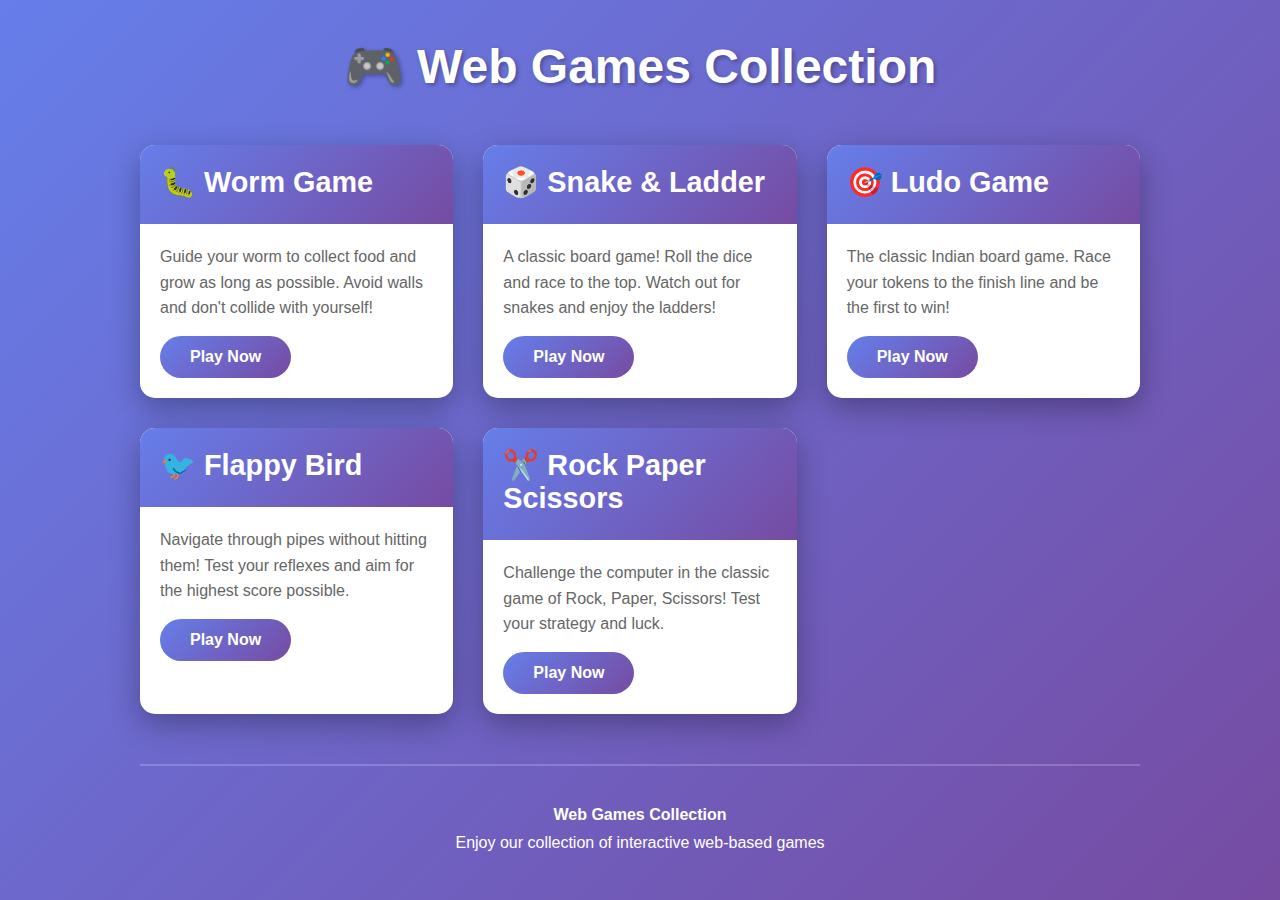
<file: index.html>
<!DOCTYPE html>
<html lang="en">
<head>
    <meta charset="UTF-8">
    <meta name="viewport" content="width=device-width, initial-scale=1.0">
    <title>Web Games - Collection</title>
    <style>
        * {
            margin: 0;
            padding: 0;
            box-sizing: border-box;
        }
        
        body {
            font-family: 'Segoe UI', Tahoma, Geneva, Verdana, sans-serif;
            background: linear-gradient(135deg, #667eea 0%, #764ba2 100%);
            min-height: 100vh;
            display: flex;
            align-items: center;
            justify-content: center;
            padding: 20px;
        }
        
        .container {
            max-width: 1000px;
            width: 100%;
        }
        
        h1 {
            text-align: center;
            color: white;
            margin-bottom: 50px;
            font-size: 3em;
            text-shadow: 2px 2px 4px rgba(0, 0, 0, 0.3);
        }
        
        .games-grid {
            display: grid;
            grid-template-columns: repeat(auto-fit, minmax(250px, 1fr));
            gap: 30px;
            margin-bottom: 50px;
        }
        
        .game-card {
            background: white;
            border-radius: 15px;
            overflow: hidden;
            box-shadow: 0 10px 30px rgba(0, 0, 0, 0.3);
            transition: transform 0.3s ease, box-shadow 0.3s ease;
            cursor: pointer;
        }
        
        .game-card:hover {
            transform: translateY(-10px);
            box-shadow: 0 20px 40px rgba(0, 0, 0, 0.4);
        }
        
        .game-card a {
            text-decoration: none;
            color: inherit;
            display: block;
        }
        
        .game-header {
            padding: 20px;
            background: linear-gradient(135deg, #667eea 0%, #764ba2 100%);
            color: white;
        }
        
        .game-header h2 {
            font-size: 1.8em;
            margin-bottom: 5px;
        }
        
        .game-body {
            padding: 20px;
        }
        
        .game-body p {
            color: #666;
            line-height: 1.6;
            margin-bottom: 15px;
        }
        
        .play-button {
            display: inline-block;
            background: linear-gradient(135deg, #667eea 0%, #764ba2 100%);
            color: white;
            padding: 12px 30px;
            border-radius: 25px;
            text-decoration: none;
            font-weight: bold;
            transition: transform 0.2s ease;
            border: none;
            cursor: pointer;
            font-size: 1em;
        }
        
        .play-button:hover {
            transform: scale(1.05);
        }
        
        .footer {
            text-align: center;
            color: white;
            margin-top: 50px;
            padding-top: 30px;
            border-top: 2px solid rgba(255, 255, 255, 0.2);
        }
        
        .footer p {
            margin: 10px 0;
        }
        
        @media (max-width: 768px) {
            h1 {
                font-size: 2em;
            }
            
            .games-grid {
                grid-template-columns: 1fr;
            }
        }
    </style>
</head>
<body>
    <div class="container">
        <h1>🎮 Web Games Collection</h1>
        
        <div class="games-grid">
            <div class="game-card">
                <a href="Game4/index.html">
                    <div class="game-header">
                        <h2>🐛 Worm Game</h2>
                    </div>
                    <div class="game-body">
                        <p>Guide your worm to collect food and grow as long as possible. Avoid walls and don't collide with yourself!</p>
                        <button class="play-button">Play Now</button>
                    </div>
                </a>
            </div>
            
            <div class="game-card">
                <a href="Game3/index.html">
                    <div class="game-header">
                        <h2>🎲 Snake & Ladder</h2>
                    </div>
                    <div class="game-body">
                        <p>A classic board game! Roll the dice and race to the top. Watch out for snakes and enjoy the ladders!</p>
                        <button class="play-button">Play Now</button>
                    </div>
                </a>
            </div>
            
            <div class="game-card">
                <a href="Game2/index.html">
                    <div class="game-header">
                        <h2>🎯 Ludo Game</h2>
                    </div>
                    <div class="game-body">
                        <p>The classic Indian board game. Race your tokens to the finish line and be the first to win!</p>
                        <button class="play-button">Play Now</button>
                    </div>
                </a>
            </div>
            
            <div class="game-card">
                <a href="Game5/index.html">
                    <div class="game-header">
                        <h2>🐦 Flappy Bird</h2>
                    </div>
                    <div class="game-body">
                        <p>Navigate through pipes without hitting them! Test your reflexes and aim for the highest score possible.</p>
                        <button class="play-button">Play Now</button>
                    </div>
                </a>
            </div>
            
            <div class="game-card">
                <a href="Game6/index.html">
                    <div class="game-header">
                        <h2>✂️ Rock Paper Scissors</h2>
                    </div>
                    <div class="game-body">
                        <p>Challenge the computer in the classic game of Rock, Paper, Scissors! Test your strategy and luck.</p>
                        <button class="play-button">Play Now</button>
                    </div>
                </a>
            </div>
        </div>
        
        <div class="footer">
            <p><strong>Web Games Collection</strong></p>
            <p>Enjoy our collection of interactive web-based games</p>
        </div>
    </div>
</body>
</html>
</file>
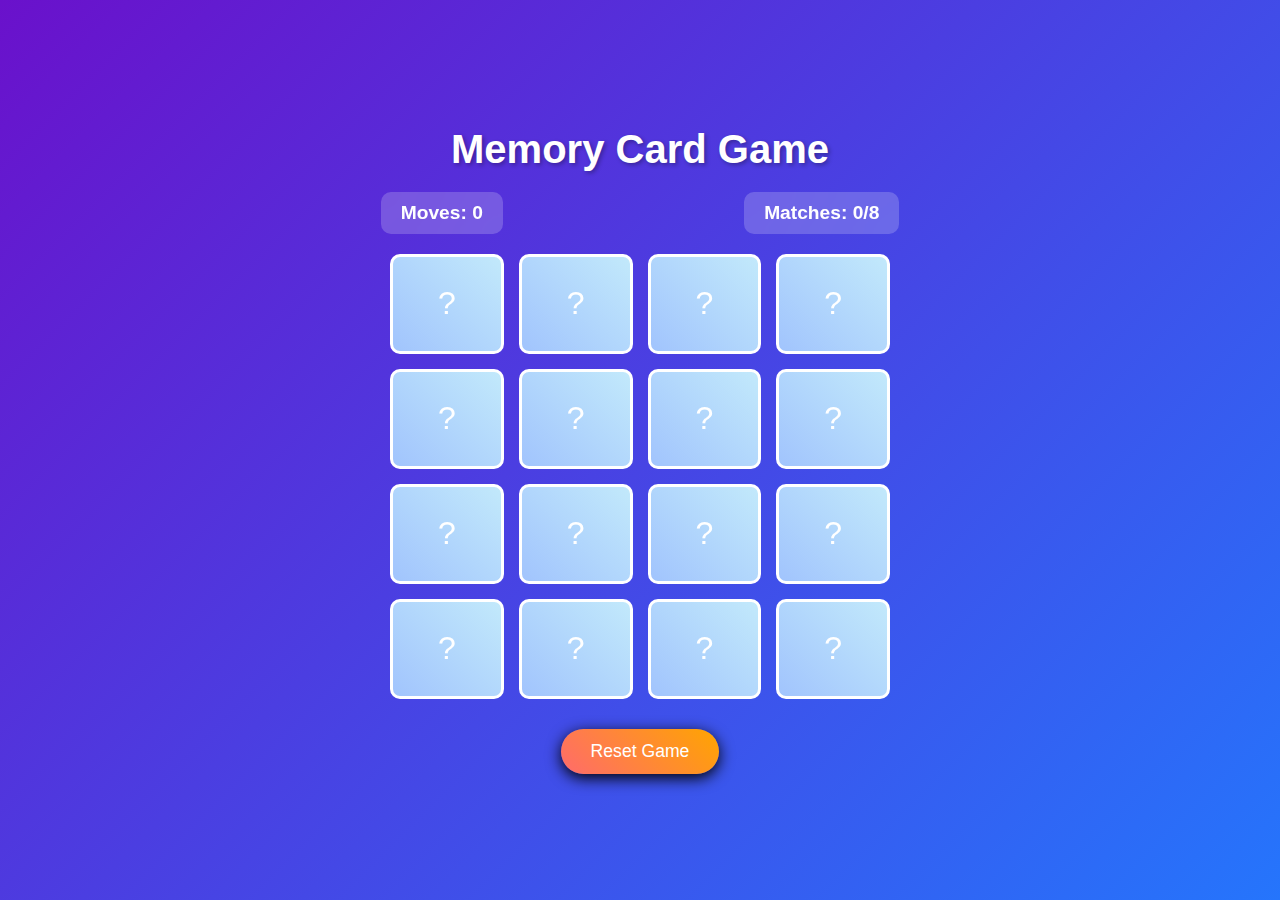
<file: Game10/index.html>
<!DOCTYPE html>
<html lang="en">
<head>
    <meta charset="UTF-8">
    <meta name="viewport" content="width=device-width, initial-scale=1.0">
    <title>Memory Card Game</title>
    <link rel="stylesheet" href="style.css">
</head>
<body>
    <div class="container">
        <h1>Memory Card Game</h1>
        <div class="game-info">
            <div class="moves">Moves: <span id="moves">0</span></div>
            <div class="matches">Matches: <span id="matches">0</span>/<span id="total-matches">8</span></div>
        </div>
        <div class="game-board" id="game-board"></div>
        <button class="reset-btn" id="reset-btn">Reset Game</button>
    </div>
    <script src="script.js"></script>
</body>
</html>
</file>
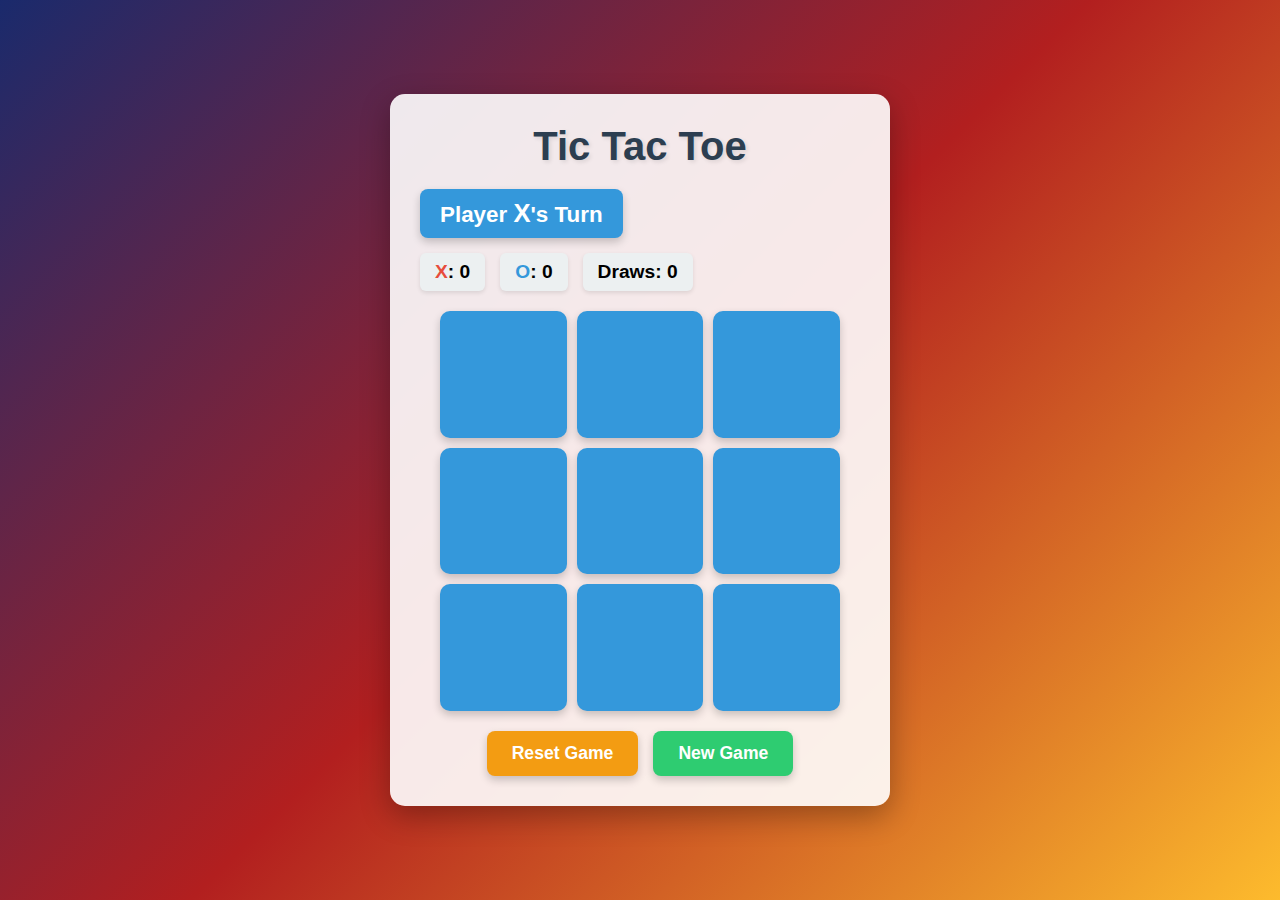
<file: Game11/index.html>
<!DOCTYPE html>
<html lang="en">
<head>
    <meta charset="UTF-8">
    <meta name="viewport" content="width=device-width, initial-scale=1.0">
    <title>Tic Tac Toe</title>
    <link rel="stylesheet" href="style.css">
</head>
<body>
    <div class="container">
        <h1>Tic Tac Toe</h1>
        <div class="game-info">
            <div class="current-player">Player <span id="current-player">X</span>'s Turn</div>
            <div class="score">
                <div class="score-item">
                    <span class="player-x">X</span>: <span id="score-x">0</span>
                </div>
                <div class="score-item">
                    <span class="player-o">O</span>: <span id="score-o">0</span>
                </div>
                <div class="score-item">
                    Draws: <span id="score-draw">0</span>
                </div>
            </div>
        </div>
        <div class="game-board">
            <div class="cell" data-index="0"></div>
            <div class="cell" data-index="1"></div>
            <div class="cell" data-index="2"></div>
            <div class="cell" data-index="3"></div>
            <div class="cell" data-index="4"></div>
            <div class="cell" data-index="5"></div>
            <div class="cell" data-index="6"></div>
            <div class="cell" data-index="7"></div>
            <div class="cell" data-index="8"></div>
        </div>
        <div class="controls">
            <button id="reset-btn">Reset Game</button>
            <button id="new-game-btn">New Game</button>
        </div>
        <div id="message" class="message hidden">
            <div class="message-text">X Wins!</div>
            <button id="another-round-btn" class="another-round-btn">Another Round</button>
        </div>
    </div>
    <script src="script.js"></script>
</body>
</html>
</file>
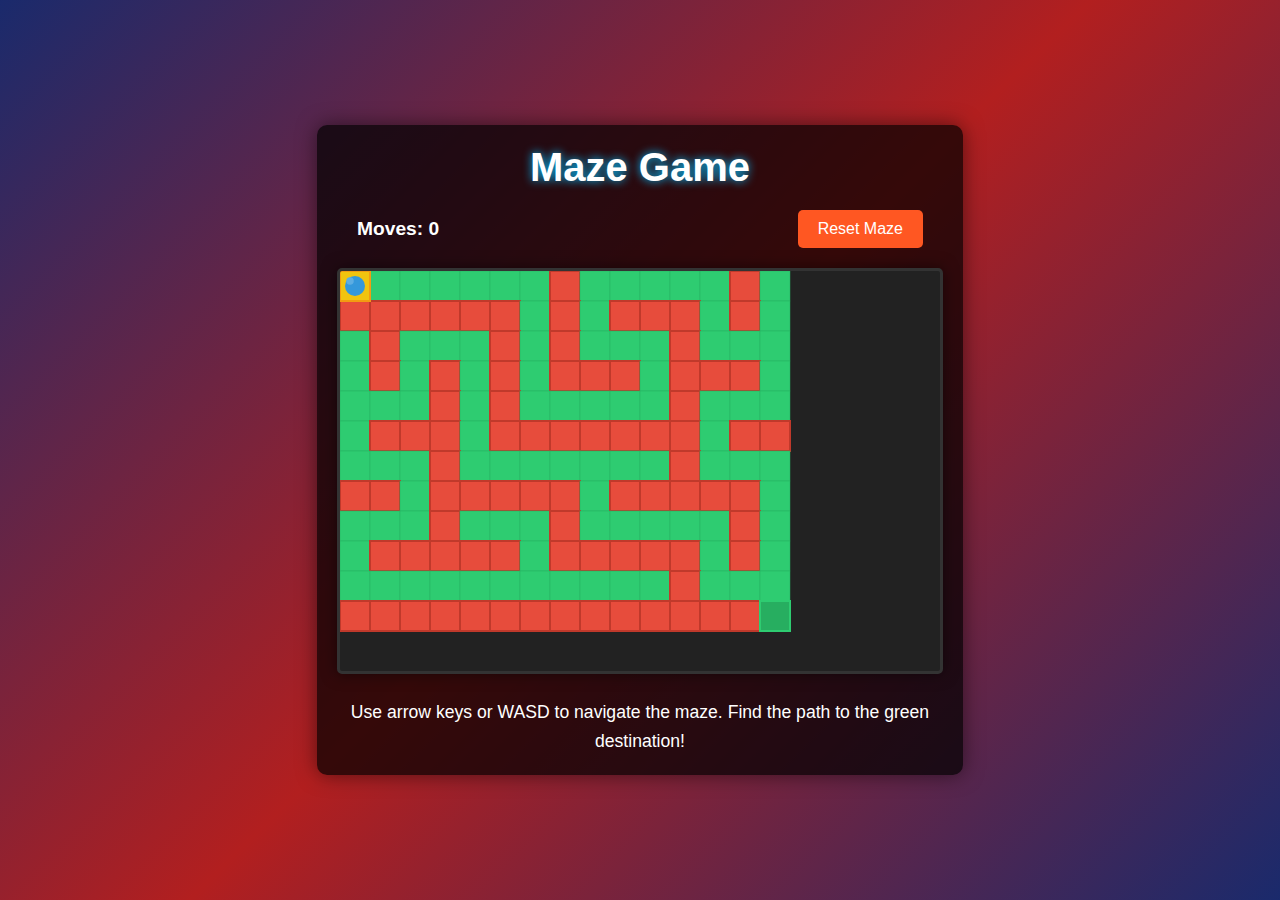
<file: Game12/index.html>
<!DOCTYPE html>
<html lang="en">
<head>
    <meta charset="UTF-8">
    <meta name="viewport" content="width=device-width, initial-scale=1.0">
    <title>Maze Game</title>
    <link rel="stylesheet" href="style.css">
</head>
<body>
    <div class="container">
        <h1>Maze Game</h1>
        <div class="game-info">
            <div class="moves">Moves: <span id="move-count">0</span></div>
            <button id="reset-btn">Reset Maze</button>
        </div>
        <canvas id="maze-canvas" width="600" height="400"></canvas>
        <div class="instructions">
            <p>Use arrow keys or WASD to navigate the maze. Find the path to the green destination!</p>
        </div>
    </div>
    <script src="script.js"></script>
</body>
</html>
</file>
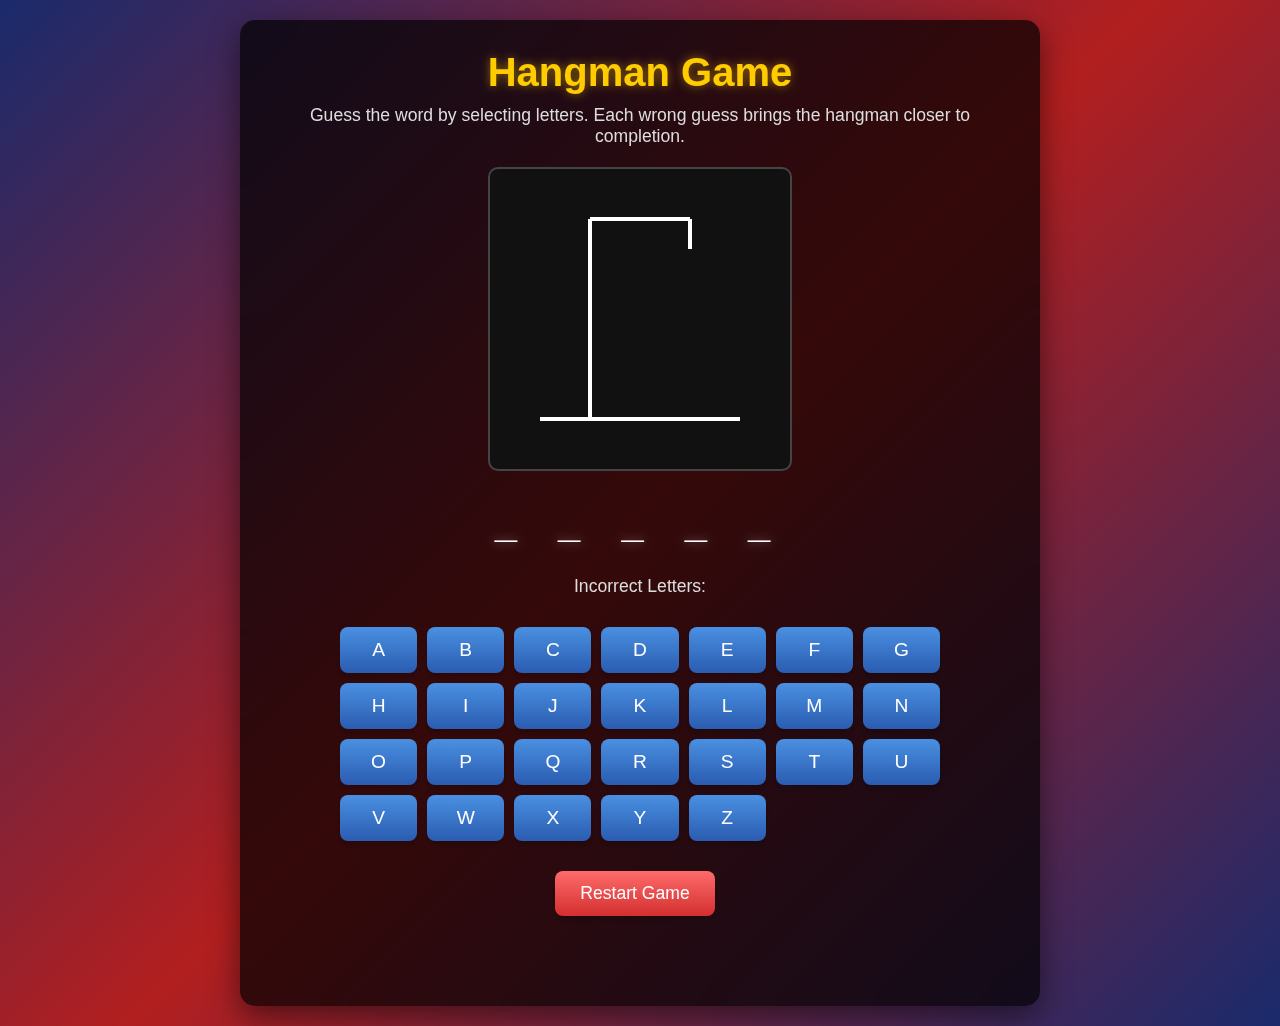
<file: Game13/index.html>
<!DOCTYPE html>
<html lang="en">
<head>
    <meta charset="UTF-8">
    <meta name="viewport" content="width=device-width, initial-scale=1.0">
    <title>Hangman Game</title>
    <link rel="stylesheet" href="style.css">
</head>
<body>
    <div class="container">
        <h1>Hangman Game</h1>
        <p>Guess the word by selecting letters. Each wrong guess brings the hangman closer to completion.</p>
        
        <div class="hangman-display">
            <canvas id="hangmanCanvas" width="300" height="300"></canvas>
        </div>
        
        <div class="word-display">
            <div id="wordPlaceholder">_ _ _ _ _ _</div>
        </div>
        
        <div class="incorrect-letters">
            <p>Incorrect Letters: <span id="incorrectLettersDisplay"></span></p>
        </div>
        
        <div class="alphabet-container">
            <!-- Alphabet buttons will be generated by JavaScript -->
        </div>
        
        <div class="game-controls">
            <button id="restartButton">Restart Game</button>
        </div>
        
        <div id="gameMessage" class="message"></div>
    </div>
    
    <script src="script.js"></script>
</body>
</html>
</file>
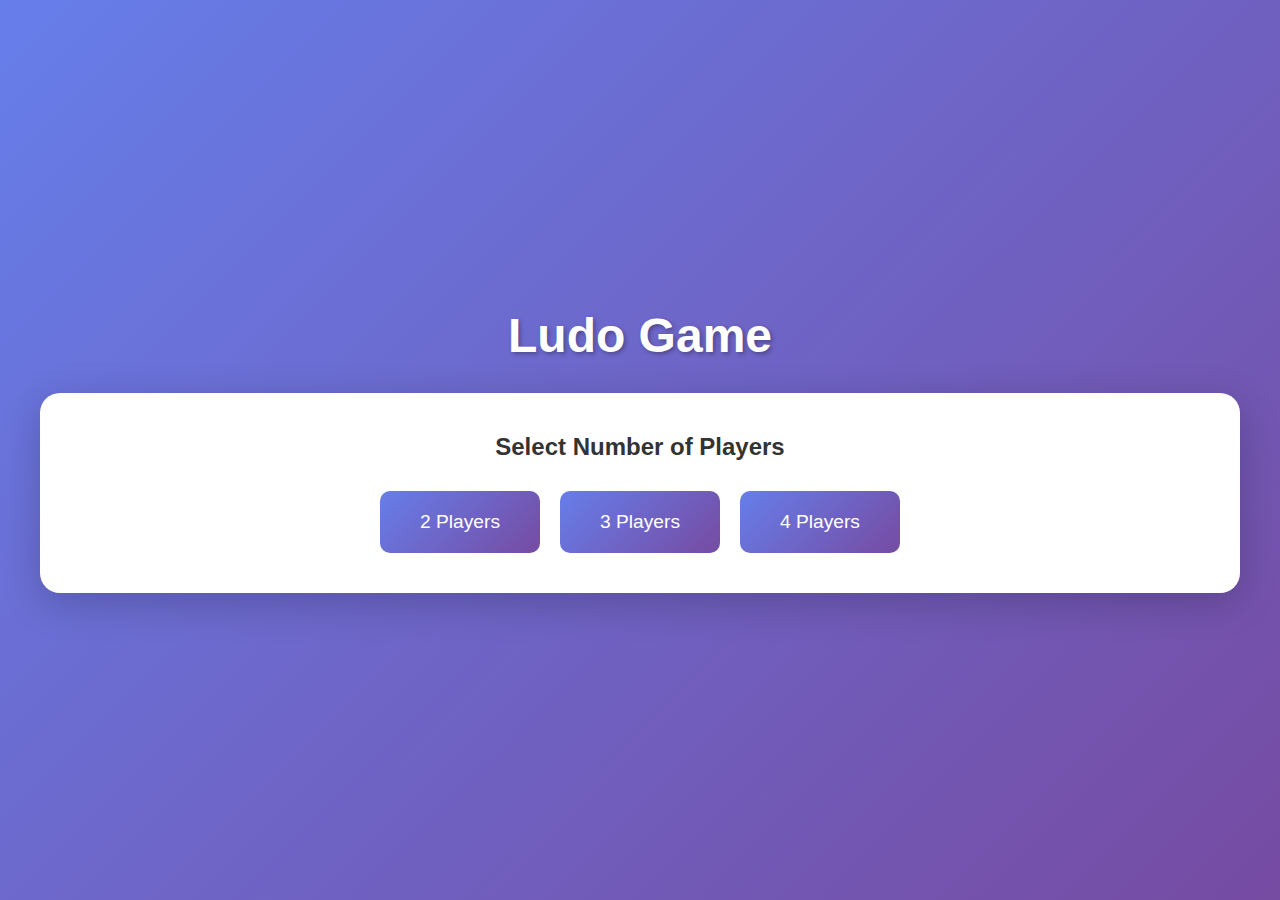
<file: Game2/index.html>
<!DOCTYPE html>
<html lang="en">
<head>
    <meta charset="UTF-8">
    <meta name="viewport" content="width=device-width, initial-scale=1.0, maximum-scale=1.0, user-scalable=no">
    <meta name="apple-mobile-web-app-capable" content="yes">
    <meta name="mobile-web-app-capable" content="yes">
    <title>Ludo Game</title>
    <link rel="stylesheet" href="ludo.css">
</head>
<body>
    <div class="container">
        <h1>Ludo Game</h1>
        
        <!-- Player Selection Screen -->
        <div id="playerSelection" class="player-selection">
            <h2>Select Number of Players</h2>
            <div class="player-count-options">
                <button class="player-count-btn" data-players="2">2 Players</button>
                <button class="player-count-btn" data-players="3">3 Players</button>
                <button class="player-count-btn" data-players="4">4 Players</button>
            </div>
            
            <div id="colorSelection" class="color-selection" style="display: none;">
                <h3>Select Colors for Each Player</h3>
                <div id="colorSelectionContainer"></div>
                <button id="startGameBtn" class="start-game-btn">Start Game</button>
            </div>
        </div>

        <!-- Game Board -->
        <div id="gameBoard" class="game-board" style="display: none;">
            <!-- Game Info Panel -->
            <div class="game-info">
                <div class="current-player-info">
                    <h3>Current Player: <span id="currentPlayerName"></span></h3>
                    <div id="currentPlayerIndicator" class="player-indicator"></div>
                </div>
                <div class="dice-container">
                    <div id="dice" class="dice">
                        <div class="dice-face">?</div>
                    </div>
                    <button id="rollDiceBtn" class="roll-btn">Roll Dice</button>
                    <div id="diceResult" class="dice-result"></div>
                </div>
                <div class="game-status">
                    <p id="gameMessage"></p>
                    <div class="score-board">
                        <h4>Score Board</h4>
                        <div id="playerScores"></div>
                    </div>
                </div>
            </div>

            <!-- Ludo Board -->
            <div class="board">
                <!-- Red Home Area -->
                <div class="home-area red-home" data-color="red">
                    <div class="home-title">RED</div>
                    <div class="home-pieces">
                        <div class="piece red-piece" data-piece="red-0" data-position="-1"></div>
                        <div class="piece red-piece" data-piece="red-1" data-position="-1"></div>
                        <div class="piece red-piece" data-piece="red-2" data-position="-1"></div>
                        <div class="piece red-piece" data-piece="red-3" data-position="-1"></div>
                    </div>
                </div>

                <!-- Green Home Area -->
                <div class="home-area green-home" data-color="green">
                    <div class="home-title">GREEN</div>
                    <div class="home-pieces">
                        <div class="piece green-piece" data-piece="green-0" data-position="-1"></div>
                        <div class="piece green-piece" data-piece="green-1" data-position="-1"></div>
                        <div class="piece green-piece" data-piece="green-2" data-position="-1"></div>
                        <div class="piece green-piece" data-piece="green-3" data-position="-1"></div>
                    </div>
                </div>

                <!-- Path Grid -->
                <div class="path-grid">
                    <!-- This will be populated by JavaScript -->
                </div>

                <!-- Yellow Home Area -->
                <div class="home-area yellow-home" data-color="yellow">
                    <div class="home-title">YELLOW</div>
                    <div class="home-pieces">
                        <div class="piece yellow-piece" data-piece="yellow-0" data-position="-1"></div>
                        <div class="piece yellow-piece" data-piece="yellow-1" data-position="-1"></div>
                        <div class="piece yellow-piece" data-piece="yellow-2" data-position="-1"></div>
                        <div class="piece yellow-piece" data-piece="yellow-3" data-position="-1"></div>
                    </div>
                </div>

                <!-- Blue Home Area -->
                <div class="home-area blue-home" data-color="blue">
                    <div class="home-title">BLUE</div>
                    <div class="home-pieces">
                        <div class="piece blue-piece" data-piece="blue-0" data-position="-1"></div>
                        <div class="piece blue-piece" data-piece="blue-1" data-position="-1"></div>
                        <div class="piece blue-piece" data-piece="blue-2" data-position="-1"></div>
                        <div class="piece blue-piece" data-piece="blue-3" data-position="-1"></div>
                    </div>
                </div>

                <!-- Center Star -->
                <div class="center-star">
                    <div class="star">★</div>
                </div>
            </div>

            <button id="resetGameBtn" class="reset-btn">Reset Game</button>
        </div>
    </div>

    <script src="ludo.js"></script>
</body>
</html>
</file>
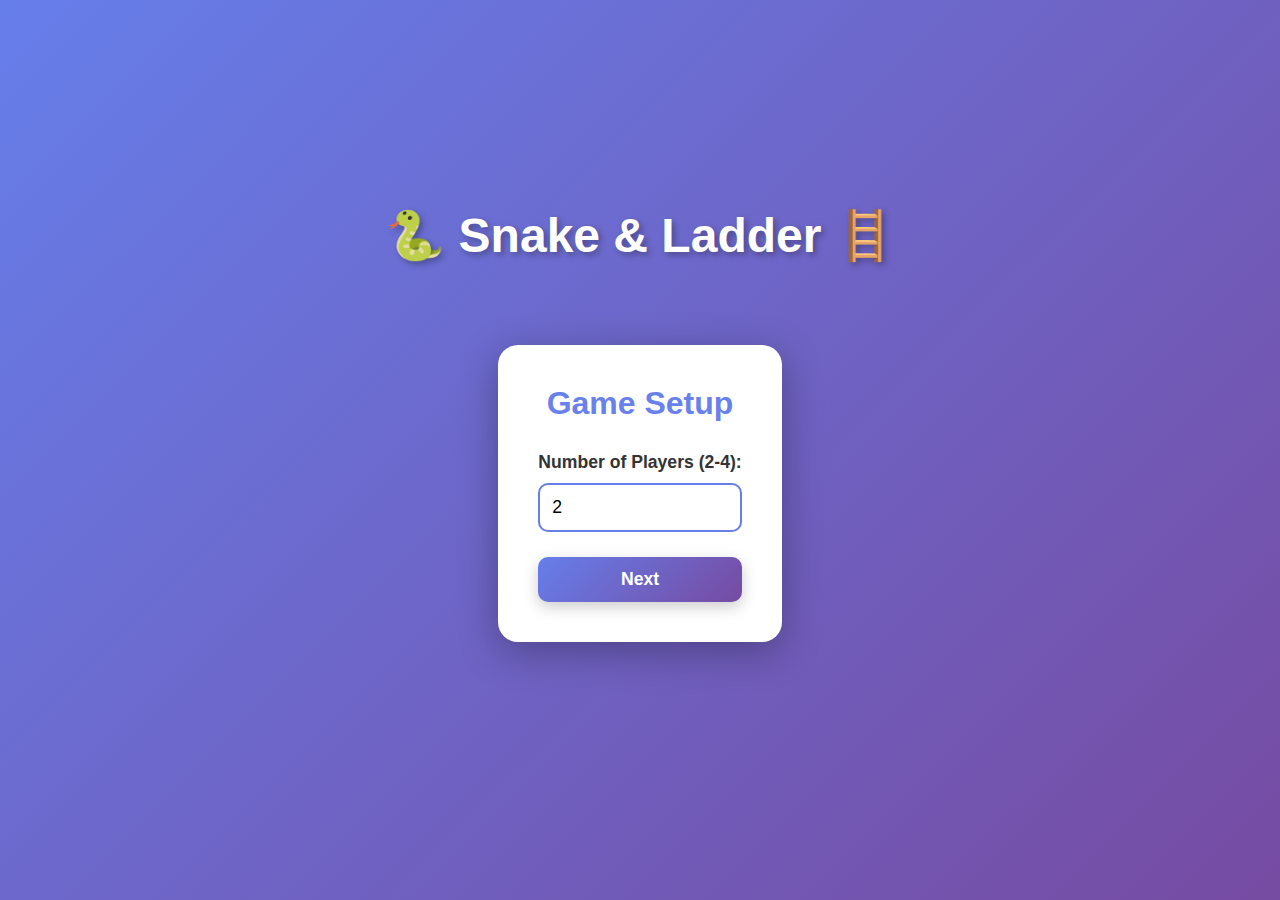
<file: Game3/index.html>
<!DOCTYPE html>
<html lang="en">
<head>
    <meta charset="UTF-8">
    <meta name="viewport" content="width=device-width, initial-scale=1.0">
    <title>Snake & Ladder Game</title>
    <link rel="stylesheet" href="snake_ladder.css">
</head>
<body>
    <div class="container">
        <h1 class="game-title">🐍 Snake & Ladder 🪜</h1>
        
        <!-- Setup Screen -->
        <div id="setupScreen" class="setup-screen">
            <div class="setup-card">
                <h2>Game Setup</h2>
                <div class="setup-group">
                    <label for="playerCount">Number of Players (2-4):</label>
                    <input type="number" id="playerCount" min="2" max="4" value="2">
                </div>
                <button class="btn btn-primary" onclick="setupPlayers()">Next</button>
            </div>
        </div>

        <!-- Player Color Selection Screen -->
        <div id="colorScreen" class="color-screen hidden">
            <div class="color-card">
                <h2>Choose Player Colors</h2>
                <div id="playerColorSelection"></div>
                <button class="btn btn-primary" onclick="startGame()">Start Game</button>
            </div>
        </div>

        <!-- Game Screen -->
        <div id="gameScreen" class="game-screen hidden">
            <div class="game-controls">
                <div class="players-info" id="playersInfo"></div>
                <div class="control-buttons">
                    <button class="btn btn-success" id="rollDiceBtn" onclick="rollDice()">🎲 Roll Dice</button>
                    <button class="btn btn-warning" onclick="resetGame()">🔄 Reset Game</button>
                    <button class="btn btn-danger" onclick="exitGame()">🚪 Exit Game</button>
                </div>
                <div class="dice-container">
                    <div id="diceDisplay" class="dice">?</div>
                    <p id="diceMessage"></p>
                </div>
            </div>

            <div class="board-container">
                <canvas id="gameBoard" width="600" height="600"></canvas>
            </div>

            <div class="game-info">
                <h3>Current Turn: <span id="currentTurn"></span></h3>
                <div id="gameLog" class="game-log"></div>
            </div>
        </div>

        <!-- Winner Modal -->
        <div id="winnerModal" class="modal hidden">
            <div class="modal-content">
                <h2>🎉 Congratulations! 🎉</h2>
                <p id="winnerText"></p>
                <button class="btn btn-primary" onclick="resetGame()">Play Again</button>
                <button class="btn btn-danger" onclick="exitGame()">Exit</button>
            </div>
        </div>
    </div>

    <script src="snake_ladder.js"></script>
</body>
</html>
</file>
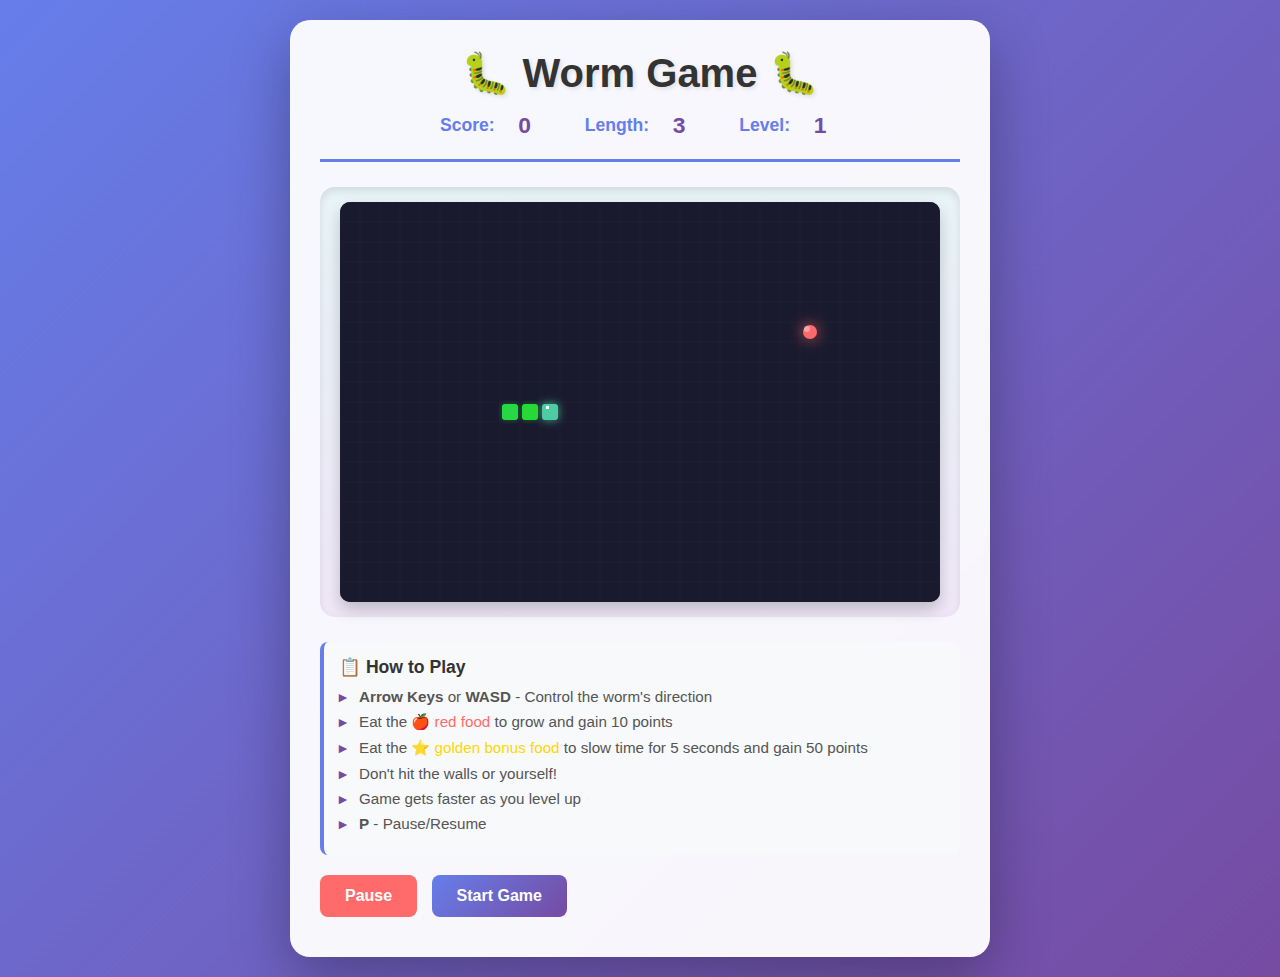
<file: Game4/index.html>
<!DOCTYPE html>
<html lang="en">
<head>
    <meta charset="UTF-8">
    <meta name="viewport" content="width=device-width, initial-scale=1.0">
    <title>Worm Game</title>
    <link rel="stylesheet" href="worm.css">
</head>
<body>
    <div class="container">
        <header>
            <h1>🐛 Worm Game 🐛</h1>
            <div class="stats">
                <div class="stat">
                    <span class="label">Score:</span>
                    <span id="score">0</span>
                </div>
                <div class="stat">
                    <span class="label">Length:</span>
                    <span id="length">3</span>
                </div>
                <div class="stat">
                    <span class="label">Level:</span>
                    <span id="level">1</span>
                </div>
            </div>
        </header>

        <div class="game-area">
            <canvas id="gameCanvas" width="600" height="400"></canvas>
            <div id="gameOverScreen" class="game-over-screen hidden">
                <div class="game-over-content">
                    <h2>Game Over!</h2>
                    <p id="finalScore">Final Score: 0</p>
                    <p id="finalLength">Worm Length: 3</p>
                    <button id="restartBtn">Restart Game</button>
                </div>
            </div>
        </div>

        <div class="instructions">
            <h3>📋 How to Play</h3>
            <ul>
                <li><strong>Arrow Keys</strong> or <strong>WASD</strong> - Control the worm's direction</li>
                <li>Eat the <span style="color: #ff6b6b;">🍎 red food</span> to grow and gain 10 points</li>
                <li>Eat the <span style="color: #FFD700;">⭐ golden bonus food</span> to slow time for 5 seconds and gain 50 points</li>
                <li>Don't hit the walls or yourself!</li>
                <li>Game gets faster as you level up</li>
                <li><strong>P</strong> - Pause/Resume</li>
            </ul>
        </div>

        <button id="pauseBtn" class="control-btn">Pause</button>
        <button id="startBtn" class="control-btn">Start Game</button>
    </div>

    <script src="worm.js"></script>
</body>
</html>
</file>
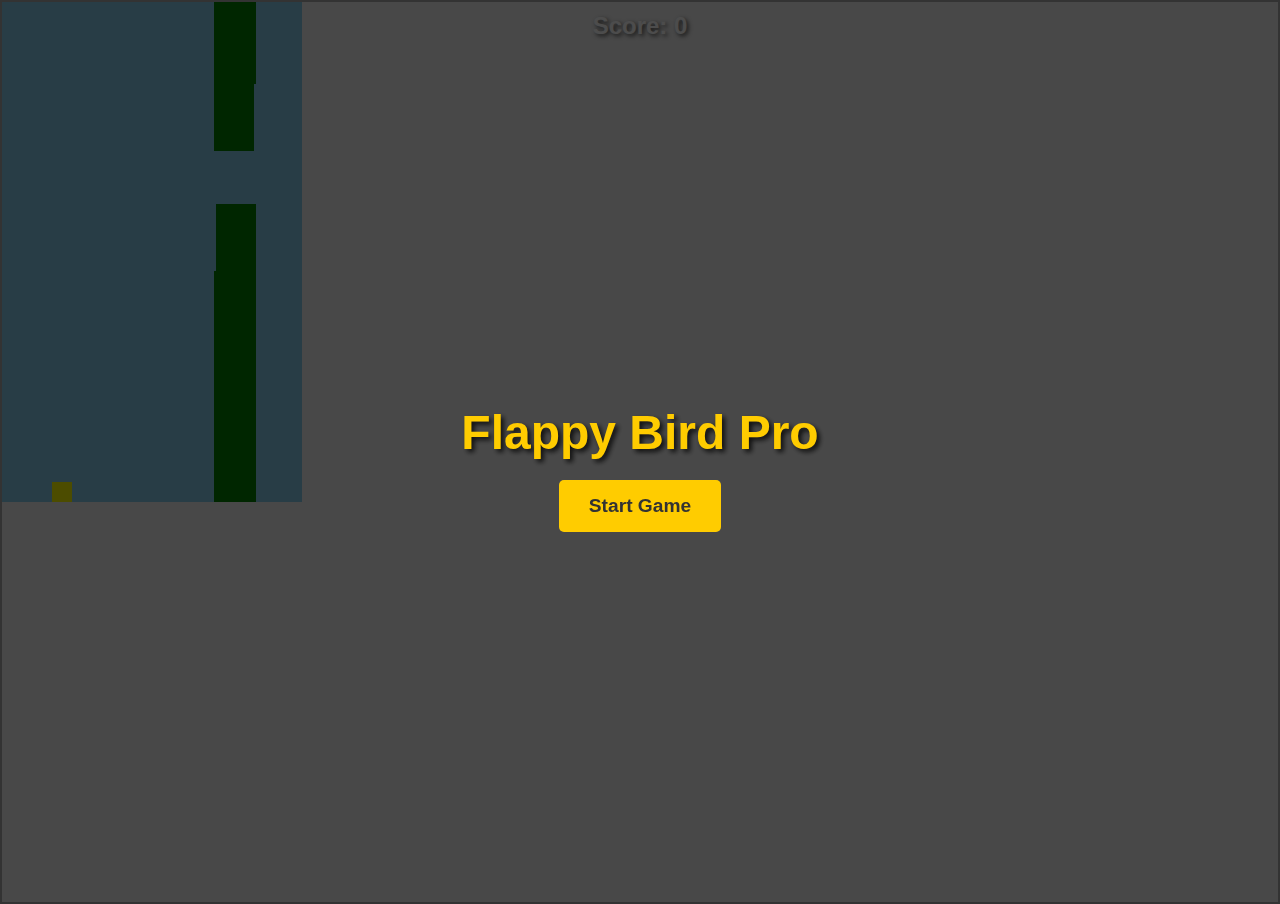
<file: Game5/index.html>
<!DOCTYPE html>
<html lang="en">
<head>
    <meta charset="UTF-8">
    <meta name="viewport" content="width=device-width, initial-scale=1.0, user-scalable=no">
    <title>Flappy Bird Pro</title>
    <link rel="stylesheet" href="flappybird.css">
</head>
<body>
    <div id="game-container">
        <canvas id="gameCanvas" width="300" height="500"></canvas>
        <div id="score-board">Score: <span id="score">0</span></div>
        <div id="start-screen">
            <h1>Flappy Bird Pro</h1>
            <button id="startButton">Start Game</button>
        </div>
        <div id="game-over-screen" class="hidden">
            <h2>Game Over!</h2>
            <p>Your Score: <span id="final-score">0</span></p>
            <p>Previous Score: <span id="previous-score">0</span></p>
            <p>High Score: <span id="high-score">0</span></p>
            <button id="restartButton">Play Again</button>
        </div>
    </div>
    <script src="flappybird.js"></script>
</body>
</html>
</file>
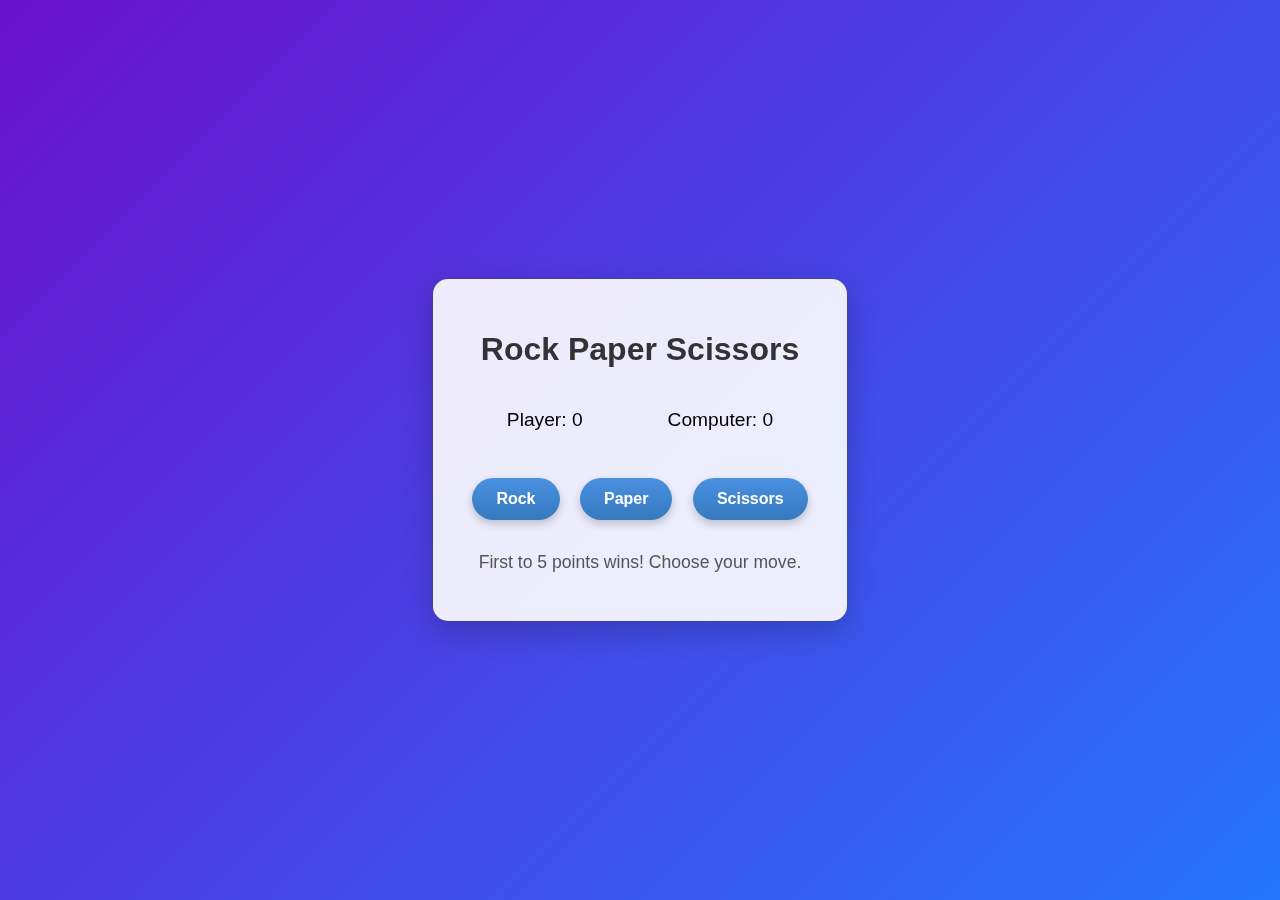
<file: Game6/index.html>
<!DOCTYPE html>
<html lang="en">
<head>
    <meta charset="UTF-8">
    <meta name="viewport" content="width=device-width, initial-scale=1.0">
    <title>Rock Paper Scissors</title>
    <link rel="stylesheet" href="style.css">
</head>
<body>
    <div class="game-container">
        <h1>Rock Paper Scissors</h1>
        <div class="score-board">
            <p>Player: <span id="player-score">0</span></p>
            <p>Computer: <span id="computer-score">0</span></p>
        </div>
        <div class="choices">
            <button id="rock">Rock</button>
            <button id="paper">Paper</button>
            <button id="scissors">Scissors</button>
        </div>
        <p id="result"></p>
        <p id="message"></p>
    </div>
    <script src="script.js"></script>
</body>
</html>
</file>
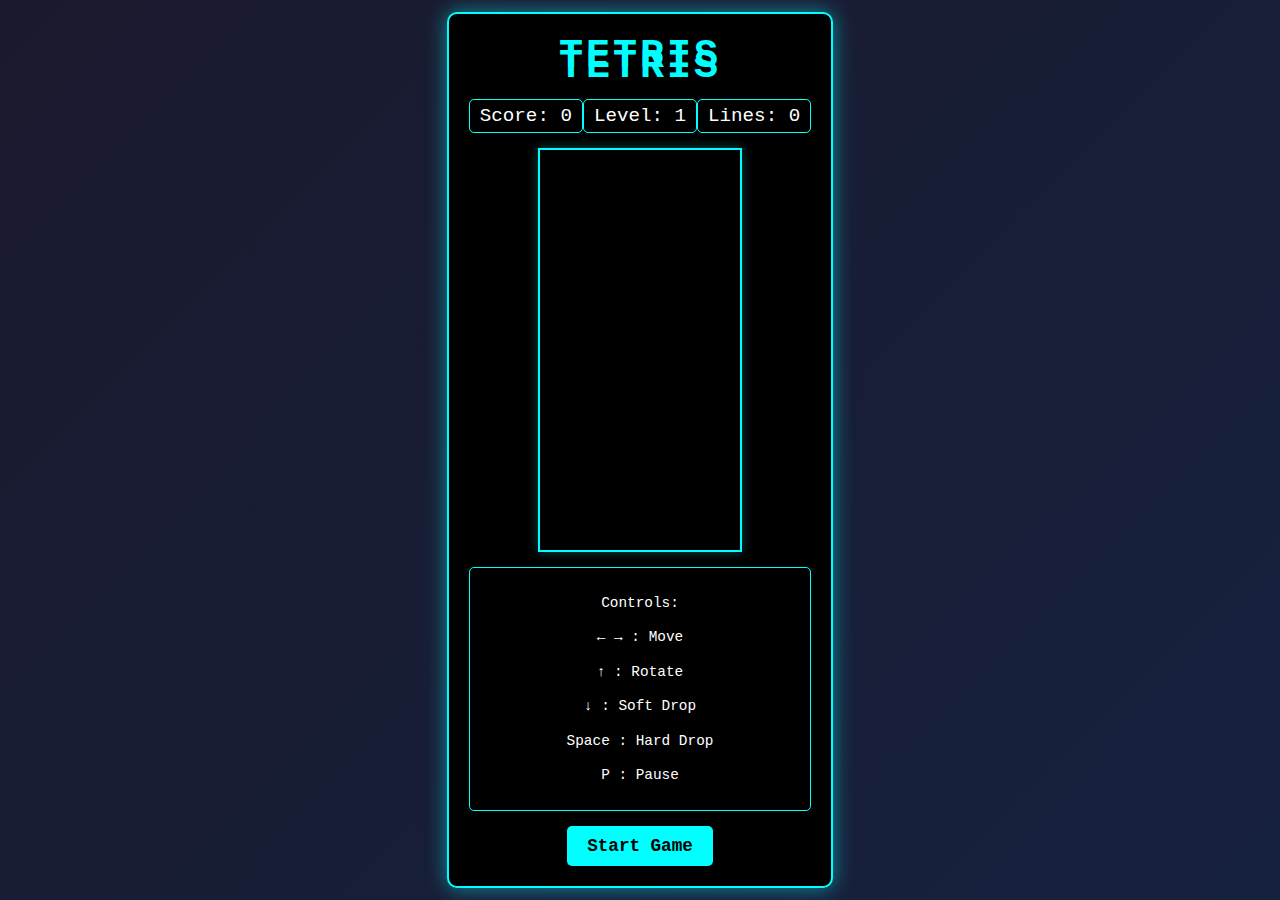
<file: Game8/index.html>
<!DOCTYPE html>
<html lang="en">
<head>
    <meta charset="UTF-8">
    <meta name="viewport" content="width=device-width, initial-scale=1.0">
    <title>Tetris Game</title>
    <link rel="stylesheet" href="style.css">
</head>
<body>
    <div class="game-container">
        <h1>TETRIS</h1>
        <div class="game-info">
            <div class="score">Score: <span id="score">0</span></div>
            <div class="level">Level: <span id="level">1</span></div>
            <div class="lines">Lines: <span id="lines">0</span></div>
        </div>
        <canvas id="tetris" width="200" height="400"></canvas>
        <div class="controls">
            <p>Controls:</p>
            <p>← → : Move</p>
            <p>↑ : Rotate</p>
            <p>↓ : Soft Drop</p>
            <p>Space : Hard Drop</p>
            <p>P : Pause</p>
        </div>
        <button id="start-button">Start Game</button>
    </div>
    <script src="script.js"></script>
</body>
</html>
</file>
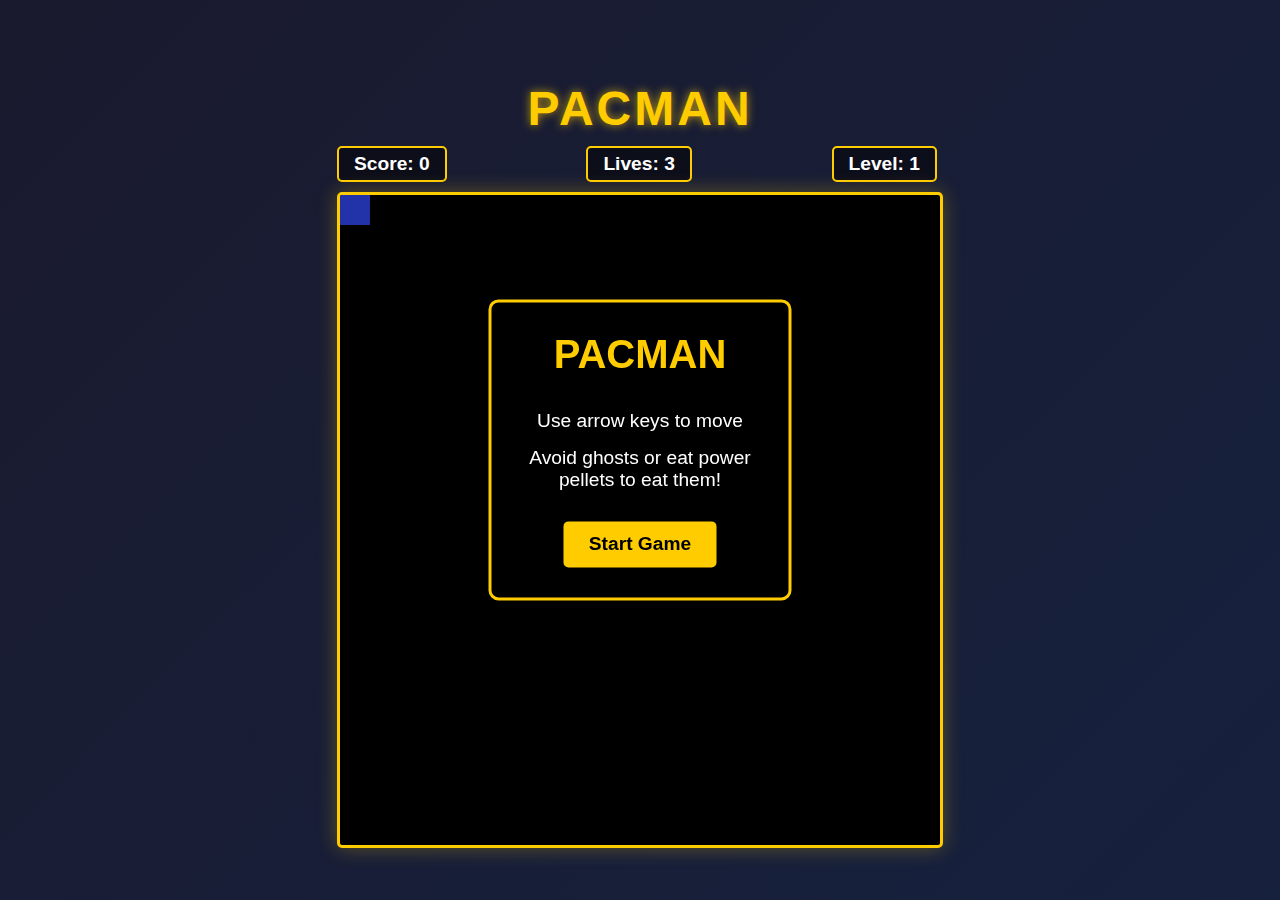
<file: Game9/index.html>
<!DOCTYPE html>
<html lang="en">
<head>
    <meta charset="UTF-8">
    <meta name="viewport" content="width=device-width, initial-scale=1.0">
    <title>Pacman Game</title>
    <link rel="stylesheet" href="style.css">
</head>
<body>
    <div class="game-container">
        <h1>PACMAN</h1>
        <div class="game-info">
            <div class="score">Score: <span id="score">0</span></div>
            <div class="lives">Lives: <span id="lives">3</span></div>
            <div class="level">Level: <span id="level">1</span></div>
        </div>
        <canvas id="gameCanvas" width="600" height="650"></canvas>
        <div id="gameOverScreen" class="game-over-screen hidden">
            <h2>Game Over</h2>
            <p>Final Score: <span id="finalScore">0</span></p>
            <button id="restartButton">Play Again</button>
        </div>
        <div id="startScreen" class="start-screen">
            <h2>PACMAN</h2>
            <p>Use arrow keys to move</p>
            <p>Avoid ghosts or eat power pellets to eat them!</p>
            <button id="startButton">Start Game</button>
        </div>
        <div id="pauseScreen" class="pause-screen hidden">
            <h2>PAUSED</h2>
            <p>Press SPACE to resume</p>
        </div>
    <script src="script.js"></script>
</body>
</html>
</file>
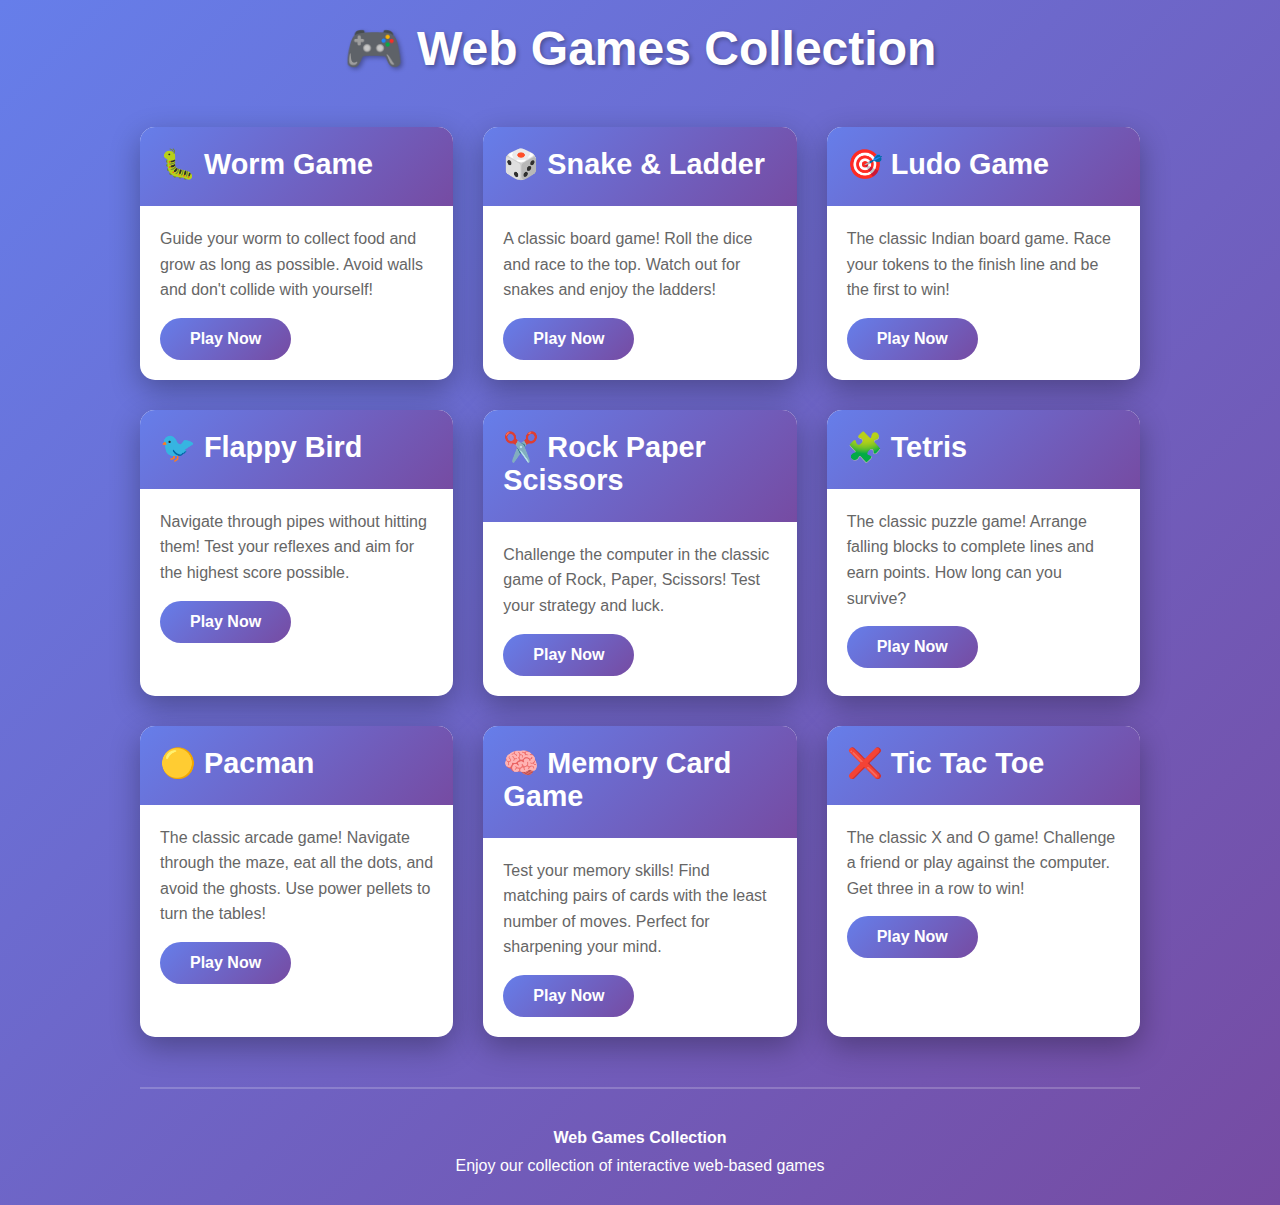
<file: Web Games Collection/index.html>
<!DOCTYPE html>
<html lang="en">
<head>
    <meta charset="UTF-8">
    <meta name="viewport" content="width=device-width, initial-scale=1.0">
    <title>Web Games - Collection</title>
    <style>
        * {
            margin: 0;
            padding: 0;
            box-sizing: border-box;
        }
        
        body {
            font-family: 'Segoe UI', Tahoma, Geneva, Verdana, sans-serif;
            background: linear-gradient(135deg, #667eea 0%, #764ba2 100%);
            min-height: 100vh;
            display: flex;
            align-items: center;
            justify-content: center;
            padding: 20px;
        }
        
        .container {
            max-width: 1000px;
            width: 100%;
        }
        
        h1 {
            text-align: center;
            color: white;
            margin-bottom: 50px;
            font-size: 3em;
            text-shadow: 2px 2px 4px rgba(0, 0, 0, 0.3);
        }
        
        .games-grid {
            display: grid;
            grid-template-columns: repeat(auto-fit, minmax(250px, 1fr));
            gap: 30px;
            margin-bottom: 50px;
        }
        
        .game-card {
            background: white;
            border-radius: 15px;
            overflow: hidden;
            box-shadow: 0 10px 30px rgba(0, 0, 0, 0.3);
            transition: transform 0.3s ease, box-shadow 0.3s ease;
            cursor: pointer;
        }
        
        .game-card:hover {
            transform: translateY(-10px);
            box-shadow: 0 20px 40px rgba(0, 0, 0, 0.4);
        }
        
        .game-card a {
            text-decoration: none;
            color: inherit;
            display: block;
        }
        
        .game-header {
            padding: 20px;
            background: linear-gradient(135deg, #667eea 0%, #764ba2 100%);
            color: white;
        }
        
        .game-header h2 {
            font-size: 1.8em;
            margin-bottom: 5px;
        }
        
        .game-body {
            padding: 20px;
        }
        
        .game-body p {
            color: #666;
            line-height: 1.6;
            margin-bottom: 15px;
        }
        
        .play-button {
            display: inline-block;
            background: linear-gradient(135deg, #667eea 0%, #764ba2 100%);
            color: white;
            padding: 12px 30px;
            border-radius: 25px;
            text-decoration: none;
            font-weight: bold;
            transition: transform 0.2s ease;
            border: none;
            cursor: pointer;
            font-size: 1em;
        }
        
        .play-button:hover {
            transform: scale(1.05);
        }
        
        .footer {
            text-align: center;
            color: white;
            margin-top: 50px;
            padding-top: 30px;
            border-top: 2px solid rgba(255, 255, 255, 0.2);
        }
        
        .footer p {
            margin: 10px 0;
        }
        
        @media (max-width: 768px) {
            h1 {
                font-size: 2em;
            }
            
            .games-grid {
                grid-template-columns: 1fr;
            }
        }
    </style>
</head>
<body>
    <div class="container">
        <h1>🎮 Web Games Collection</h1>
        
        <div class="games-grid">
            <div class="game-card">
                <a href="Game4/index.html">
                    <div class="game-header">
                        <h2>🐛 Worm Game</h2>
                    </div>
                    <div class="game-body">
                        <p>Guide your worm to collect food and grow as long as possible. Avoid walls and don't collide with yourself!</p>
                        <button class="play-button">Play Now</button>
                    </div>
                </a>
            </div>
            
            <div class="game-card">
                <a href="Game3/index.html">
                    <div class="game-header">
                        <h2>🎲 Snake & Ladder</h2>
                    </div>
                    <div class="game-body">
                        <p>A classic board game! Roll the dice and race to the top. Watch out for snakes and enjoy the ladders!</p>
                        <button class="play-button">Play Now</button>
                    </div>
                </a>
            </div>
            
            <div class="game-card">
                <a href="Game2/index.html">
                    <div class="game-header">
                        <h2>🎯 Ludo Game</h2>
                    </div>
                    <div class="game-body">
                        <p>The classic Indian board game. Race your tokens to the finish line and be the first to win!</p>
                        <button class="play-button">Play Now</button>
                    </div>
                </a>
            </div>
            
            <div class="game-card">
                <a href="Game5/index.html">
                    <div class="game-header">
                        <h2>🐦 Flappy Bird</h2>
                    </div>
                    <div class="game-body">
                        <p>Navigate through pipes without hitting them! Test your reflexes and aim for the highest score possible.</p>
                        <button class="play-button">Play Now</button>
                    </div>
                </a>
            </div>
            
            <div class="game-card">
                <a href="Game6/index.html">
                    <div class="game-header">
                        <h2>✂️ Rock Paper Scissors</h2>
                    </div>
                    <div class="game-body">
                        <p>Challenge the computer in the classic game of Rock, Paper, Scissors! Test your strategy and luck.</p>
                        <button class="play-button">Play Now</button>
                    </div>
                </a>
            </div>
            
            <div class="game-card">
                <a href="Game8/index.html">
                    <div class="game-header">
                        <h2>🧩 Tetris</h2>
                    </div>
                    <div class="game-body">
                        <p>The classic puzzle game! Arrange falling blocks to complete lines and earn points. How long can you survive?</p>
                        <button class="play-button">Play Now</button>
                    </div>
                </a>
            </div>
            
            <div class="game-card">
                <a href="Game9/index.html">
                    <div class="game-header">
                        <h2>🟡 Pacman</h2>
                    </div>
                    <div class="game-body">
                        <p>The classic arcade game! Navigate through the maze, eat all the dots, and avoid the ghosts. Use power pellets to turn the tables!</p>
                        <button class="play-button">Play Now</button>
                    </div>
                </a>
            </div>
            
            <div class="game-card">
                <a href="Game10/index.html">
                    <div class="game-header">
                        <h2>🧠 Memory Card Game</h2>
                    </div>
                    <div class="game-body">
                        <p>Test your memory skills! Find matching pairs of cards with the least number of moves. Perfect for sharpening your mind.</p>
                        <button class="play-button">Play Now</button>
                    </div>
                </a>
            </div>
            
            <div class="game-card">
                <a href="Game11/index.html">
                    <div class="game-header">
                        <h2>❌ Tic Tac Toe</h2>
                    </div>
                    <div class="game-body">
                        <p>The classic X and O game! Challenge a friend or play against the computer. Get three in a row to win!</p>
                        <button class="play-button">Play Now</button>
                    </div>
                </a>
            </div>
        </div>
        
        <div class="footer">
            <p><strong>Web Games Collection</strong></p>
            <p>Enjoy our collection of interactive web-based games</p>
        </div>
    </div>
</body>
</html>
</file>
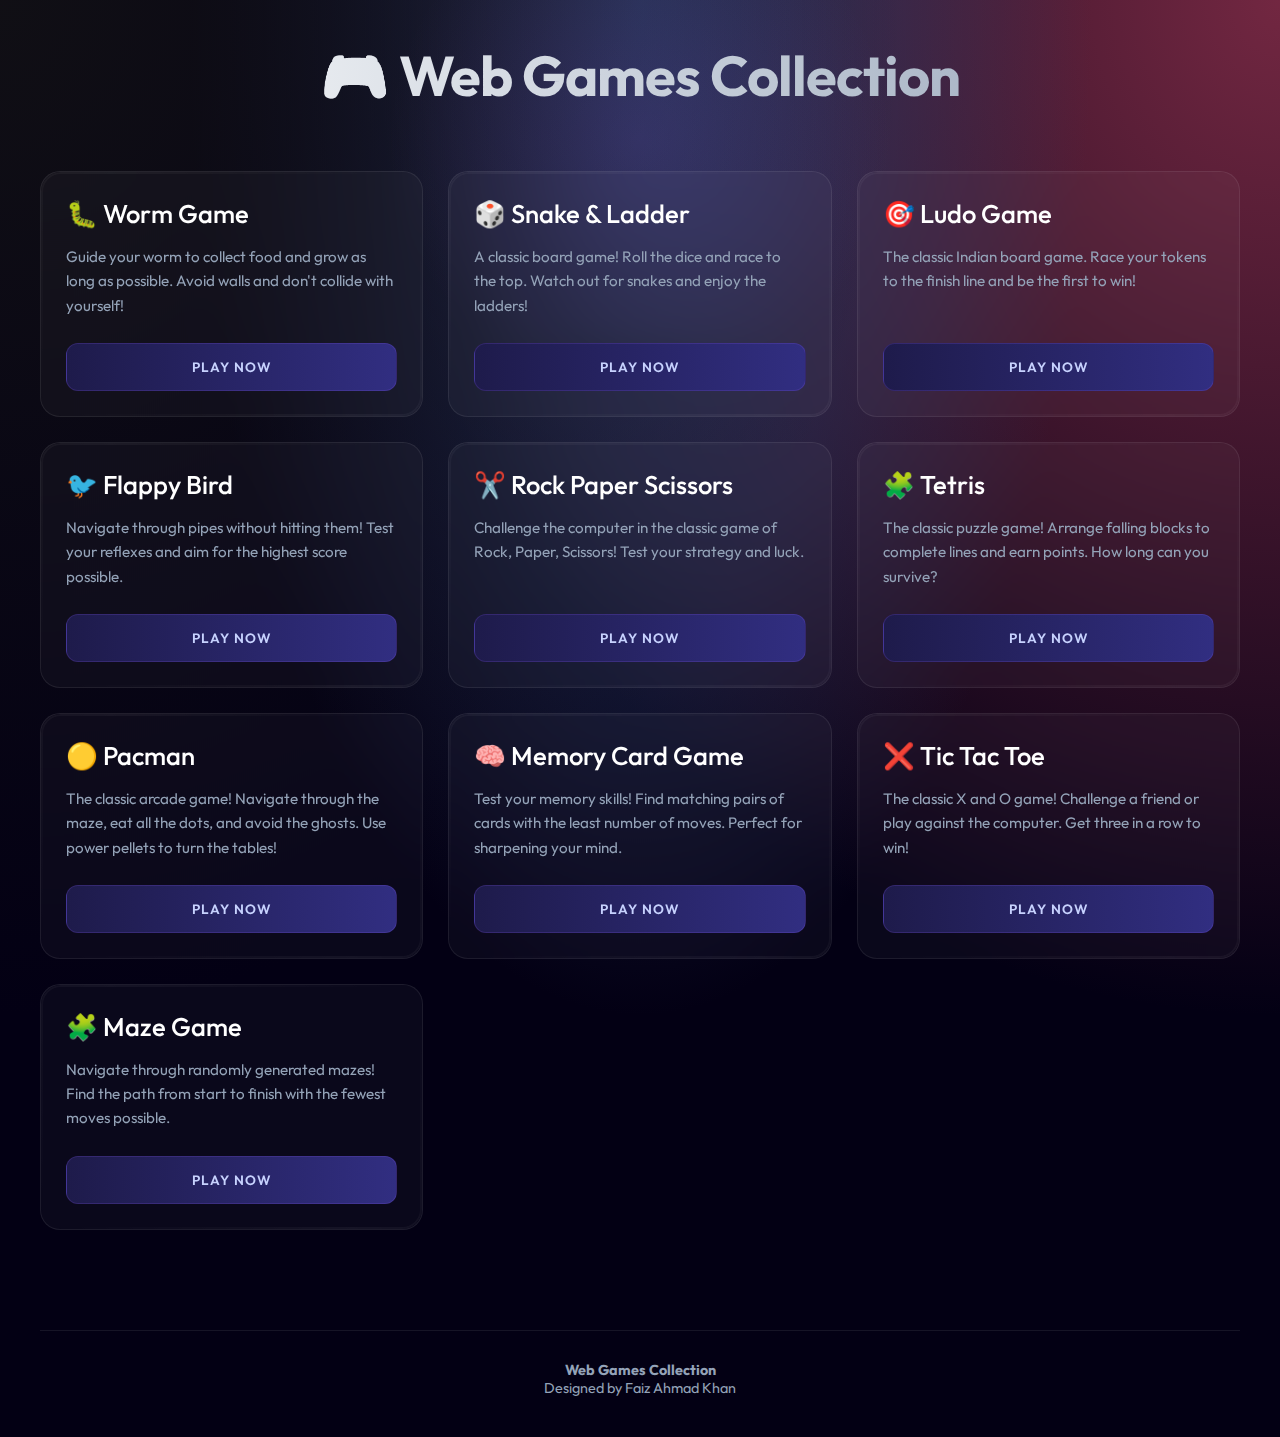
<file: Web_Games_Collection/index.html>
<!DOCTYPE html>
<html lang="en">
<head>
    <meta charset="UTF-8">
    <meta name="viewport" content="width=device-width, initial-scale=1.0">
    <title>Web Games Collection</title>
    <link href="https://fonts.googleapis.com/css2?family=Outfit:wght@300;500;700&display=swap" rel="stylesheet">
    <style>
        :root {
            --bg-color: #030014;
            --card-bg: rgba(255, 255, 255, 0.03);
            --card-border: rgba(255, 255, 255, 0.08);
            --primary-glow: #8b5cf6; /* Violet Glow */
            --secondary-glow: #3b82f6; /* Blue Glow */
            --text-main: #ffffff;
            --text-secondary: #94a3b8;
        }

        * {
            margin: 0;
            padding: 0;
            box-sizing: border-box;
        }
        
        body {
            font-family: 'Outfit', sans-serif;
            background-color: var(--bg-color);
            background-image: 
                radial-gradient(at 0% 0%, hsla(253,16%,7%,1) 0, transparent 50%), 
                radial-gradient(at 50% 0%, hsla(225,39%,30%,1) 0, transparent 50%), 
                radial-gradient(at 100% 0%, hsla(339,49%,30%,1) 0, transparent 50%);
            min-height: 100vh;
            color: var(--text-main);
            display: flex;
            align-items: center;
            justify-content: center;
            padding: 40px 20px;
        }
        
        .container {
            max-width: 1200px;
            width: 100%;
            position: relative;
            z-index: 1;
        }
        
        /* Subtle background glow */
        .container::before {
            content: '';
            position: absolute;
            top: -100px;
            left: 50%;
            transform: translateX(-50%);
            width: 600px;
            height: 400px;
            background: radial-gradient(circle, rgba(139, 92, 246, 0.15) 0%, rgba(0, 0, 0, 0) 70%);
            z-index: -1;
            pointer-events: none;
        }

        h1 {
            text-align: center;
            font-size: 3.5em;
            font-weight: 700;
            margin-bottom: 60px;
            background: linear-gradient(to right, #fff, #94a3b8);
            -webkit-background-clip: text;
            -webkit-text-fill-color: transparent;
            letter-spacing: -1px;
        }
        
        .games-grid {
            display: grid;
            grid-template-columns: repeat(auto-fit, minmax(300px, 1fr));
            gap: 25px;
            padding-bottom: 40px;
        }
        
        .game-card {
            background: var(--card-bg);
            border: 1px solid var(--card-border);
            border-radius: 20px;
            overflow: hidden;
            backdrop-filter: blur(12px);
            -webkit-backdrop-filter: blur(12px);
            transition: all 0.4s cubic-bezier(0.175, 0.885, 0.32, 1.275);
            position: relative;
        }

        /* The magical glow hover effect */
        .game-card::after {
            content: "";
            position: absolute;
            inset: 0;
            border-radius: 20px;
            padding: 2px;
            background: linear-gradient(45deg, transparent, rgba(255, 255, 255, 0.1), transparent);
            -webkit-mask: linear-gradient(#fff 0 0) content-box, linear-gradient(#fff 0 0);
            -webkit-mask-composite: xor;
            mask-composite: exclude;
            opacity: 0.5;
            transition: opacity 0.4s ease;
            pointer-events: none; /* Ensures clicks pass through */
        }
        
        .game-card:hover {
            transform: translateY(-8px) scale(1.02);
            border-color: rgba(139, 92, 246, 0.3);
            box-shadow: 0 20px 40px -15px rgba(139, 92, 246, 0.2);
        }
        
        .game-card:hover::after {
            opacity: 1;
        }

        .game-card a {
            text-decoration: none;
            color: inherit;
            display: flex;
            flex-direction: column;
            height: 100%;
        }
        
        .game-header {
            padding: 25px 25px 15px 25px;
            background: transparent;
        }
        
        .game-header h2 {
            font-size: 1.6em;
            font-weight: 500;
            display: flex;
            align-items: center;
            gap: 10px;
            color: #fff;
        }
        
        .game-body {
            padding: 0 25px 25px 25px;
            display: flex;
            flex-direction: column;
            flex-grow: 1;
        }
        
        .game-body p {
            color: var(--text-secondary);
            font-size: 0.95em;
            line-height: 1.6;
            margin-bottom: 25px;
            flex-grow: 1;
        }
        
        /* Converted to a display class rather than a button tag */
        .play-button {
            display: block;
            width: 100%;
            padding: 14px 0;
            background: linear-gradient(90deg, #1e1b4b 0%, #312e81 100%);
            border: 1px solid rgba(139, 92, 246, 0.2);
            color: #c7d2fe;
            border-radius: 12px;
            font-weight: 600;
            text-align: center; /* Needed for span/div */
            transition: all 0.3s ease;
            text-transform: uppercase;
            letter-spacing: 1px;
            font-size: 0.85em;
            position: relative;
            overflow: hidden;
        }
        
        .game-card:hover .play-button {
            background: var(--primary-glow);
            color: white;
            border-color: var(--primary-glow);
            box-shadow: 0 0 20px rgba(139, 92, 246, 0.4);
        }

        .footer {
            text-align: center;
            color: var(--text-secondary);
            margin-top: 60px;
            padding-top: 30px;
            border-top: 1px solid var(--card-border);
            font-size: 0.9em;
        }
        
        @media (max-width: 768px) {
            h1 { font-size: 2.5em; }
            .games-grid { grid-template-columns: 1fr; }
        }
    </style>
</head>
<body>
    <div class="container">
        <h1>🎮 Web Games Collection</h1>
        
        <div class="games-grid">
            <div class="game-card">
                <a href="../Game4/index.html">
                    <div class="game-header">
                        <h2>🐛 Worm Game</h2>
                    </div>
                    <div class="game-body">
                        <p>Guide your worm to collect food and grow as long as possible. Avoid walls and don't collide with yourself!</p>
                        <span class="play-button">Play Now</span>
                    </div>
                </a>
            </div>
            
            <div class="game-card">
                <a href="../Game3/index.html">
                    <div class="game-header">
                        <h2>🎲 Snake & Ladder</h2>
                    </div>
                    <div class="game-body">
                        <p>A classic board game! Roll the dice and race to the top. Watch out for snakes and enjoy the ladders!</p>
                        <span class="play-button">Play Now</span>
                    </div>
                </a>
            </div>
            
            <div class="game-card">
                <a href="../Game2/index.html">
                    <div class="game-header">
                        <h2>🎯 Ludo Game</h2>
                    </div>
                    <div class="game-body">
                        <p>The classic Indian board game. Race your tokens to the finish line and be the first to win!</p>
                        <span class="play-button">Play Now</span>
                    </div>
                </a>
            </div>
            
            <div class="game-card">
                <a href="../Game5/index.html">
                    <div class="game-header">
                        <h2>🐦 Flappy Bird</h2>
                    </div>
                    <div class="game-body">
                        <p>Navigate through pipes without hitting them! Test your reflexes and aim for the highest score possible.</p>
                        <span class="play-button">Play Now</span>
                    </div>
                </a>
            </div>
            
            <div class="game-card">
                <a href="../Game6/index.html">
                    <div class="game-header">
                        <h2>✂️ Rock Paper Scissors</h2>
                    </div>
                    <div class="game-body">
                        <p>Challenge the computer in the classic game of Rock, Paper, Scissors! Test your strategy and luck.</p>
                        <span class="play-button">Play Now</span>
                    </div>
                </a>
            </div>
            
            <div class="game-card">
                <a href="../Game8/index.html">
                    <div class="game-header">
                        <h2>🧩 Tetris</h2>
                    </div>
                    <div class="game-body">
                        <p>The classic puzzle game! Arrange falling blocks to complete lines and earn points. How long can you survive?</p>
                        <span class="play-button">Play Now</span>
                    </div>
                </a>
            </div>
            
            <div class="game-card">
                <a href="../Game9/index.html">
                    <div class="game-header">
                        <h2>🟡 Pacman</h2>
                    </div>
                    <div class="game-body">
                        <p>The classic arcade game! Navigate through the maze, eat all the dots, and avoid the ghosts. Use power pellets to turn the tables!</p>
                        <span class="play-button">Play Now</span>
                    </div>
                </a>
            </div>
            
            <div class="game-card">
                <a href="../Game10/index.html">
                    <div class="game-header">
                        <h2>🧠 Memory Card Game</h2>
                    </div>
                    <div class="game-body">
                        <p>Test your memory skills! Find matching pairs of cards with the least number of moves. Perfect for sharpening your mind.</p>
                        <span class="play-button">Play Now</span>
                    </div>
                </a>
            </div>
            
            <div class="game-card">
                <a href="../Game11/index.html">
                    <div class="game-header">
                        <h2>❌ Tic Tac Toe</h2>
                    </div>
                    <div class="game-body">
                        <p>The classic X and O game! Challenge a friend or play against the computer. Get three in a row to win!</p>
                        <span class="play-button">Play Now</span>
                    </div>
                </a>
            </div>
            
            <div class="game-card">
                <a href="../Game12/index.html">
                    <div class="game-header">
                        <h2>🧩 Maze Game</h2>
                    </div>
                    <div class="game-body">
                        <p>Navigate through randomly generated mazes! Find the path from start to finish with the fewest moves possible.</p>
                        <span class="play-button">Play Now</span>
                    </div>
                </a>
            </div>
        </div>
        
        <div class="footer">
            <p><strong>Web Games Collection</strong></p>
            <p>Designed by Faiz Ahmad Khan</p>
        </div>
    </div>
</body>
</html>
</file>
<file: Game10/style.css>
* {
    margin: 0;
    padding: 0;
    box-sizing: border-box;
}

body {
    font-family: Arial, sans-serif;
    background: linear-gradient(135deg, #6a11cb 0%, #2575fc 100%);
    min-height: 100vh;
    display: flex;
    justify-content: center;
    align-items: center;
    color: white;
}

.container {
    text-align: center;
    max-width: 800px;
    width: 100%;
    padding: 20px;
}

h1 {
    font-size: 2.5rem;
    margin-bottom: 20px;
    text-shadow: 2px 2px 4px rgba(0, 0, 0, 0.3);
}

.game-info {
    display: flex;
    justify-content: space-around;
    margin-bottom: 20px;
    font-size: 1.2rem;
    font-weight: bold;
}

.moves, .matches {
    background: rgba(255, 255, 255, 0.2);
    padding: 10px 20px;
    border-radius: 10px;
    backdrop-filter: blur(10px);
}

.game-board {
    display: grid;
    grid-template-columns: repeat(4, 1fr);
    gap: 15px;
    max-width: 500px;
    margin: 0 auto 30px;
    perspective: 100px;
}

.card {
    height: 100px;
    position: relative;
    transform-style: preserve-3d;
    transition: transform 0.5s;
    cursor: pointer;
}

.card.flipped {
    transform: rotateY(180deg);
}

.card.matched {
    opacity: 1;
    transform: rotateY(180deg);
}

.front, .back {
    position: absolute;
    width: 100%;
    height: 100%;
    backface-visibility: hidden;
    display: flex;
    justify-content: center;
    align-items: center;
    border-radius: 10px;
    font-size: 2rem;
}

.front {
    background: linear-gradient(45deg, #ff9a9e 0%, #fad0c4 100%);
    transform: rotateY(180deg);
}

.back {
    background: linear-gradient(45deg, #a1c4fd 0%, #c2e9fb 100%);
    border: 3px solid white;
}

.reset-btn {
    background: linear-gradient(45deg, #ff6b6b, #ffa500);
    border: none;
    padding: 12px 30px;
    font-size: 1.1rem;
    color: white;
    border-radius: 50px;
    cursor: pointer;
    transition: all 0.3s;
    box-shadow: 0 4px 15px rgba(0, 0, 0.2);
}

.reset-btn:hover {
    transform: scale(1.05);
    box-shadow: 0 6px 20px rgba(0, 0, 0, 0.3);
}

@media (max-width: 600px) {
    .game-board {
        grid-template-columns: repeat(4, 1fr);
        gap: 10px;
    }
    
    .card {
        height: 80px;
    }
    
    h1 {
        font-size: 2rem;
    }
}
</file>
<file: Game11/style.css>
* {
    margin: 0;
    padding: 0;
    box-sizing: border-box;
}

body {
    font-family: 'Segoe UI', Tahoma, Geneva, Verdana, sans-serif;
    background: linear-gradient(135deg, #1a2a6c, #b21f1f, #fdbb2d);
    min-height: 100vh;
    display: flex;
    justify-content: center;
    align-items: center;
    padding: 20px;
}

.container {
    background-color: rgba(255, 255, 255, 0.9);
    border-radius: 15px;
    box-shadow: 0 10px 30px rgba(0, 0, 0, 0.3);
    padding: 30px;
    text-align: center;
    max-width: 500px;
    width: 100%;
}

h1 {
    color: #2c3e50;
    margin-bottom: 20px;
    font-size: 2.5rem;
    text-shadow: 2px 2px 4px rgba(0, 0, 0, 0.1);
}

.game-info {
    display: flex;
    justify-content: space-between;
    align-items: center;
    margin-bottom: 20px;
    flex-wrap: wrap;
    gap: 15px;
}

.current-player {
    font-size: 1.4rem;
    font-weight: bold;
    padding: 10px 20px;
    background-color: #3498db;
    color: white;
    border-radius: 8px;
    box-shadow: 0 4px 8px rgba(0, 0, 0, 0.2);
}

#current-player {
    font-size: 1.6rem;
    text-transform: uppercase;
}

.score {
    display: flex;
    gap: 15px;
}

.score-item {
    font-size: 1.2rem;
    font-weight: bold;
    background-color: #ecf0f1;
    padding: 8px 15px;
    border-radius: 6px;
    box-shadow: 0 2px 4px rgba(0, 0, 0, 0.1);
}

.player-x {
    color: #e74c3c;
}

.player-o {
    color: #3498db;
}

.game-board {
    display: grid;
    grid-template-columns: repeat(3, 1fr);
    grid-gap: 10px;
    max-width: 400px;
    margin: 0 auto 20px;
}

.cell {
    aspect-ratio: 1;
    background-color: #3498db;
    border-radius: 10px;
    display: flex;
    justify-content: center;
    align-items: center;
    font-size: 3.5rem;
    font-weight: bold;
    cursor: pointer;
    transition: all 0.3s ease;
    box-shadow: 0 4px 8px rgba(0, 0, 0, 0.2);
    color: white;
}

.cell:hover {
    transform: translateY(-5px);
    background-color: #2980b9;
    box-shadow: 0 6px 12px rgba(0, 0, 0, 0.3);
}

.cell.x {
    background-color: #e74c3c;
    color: white;
}

.cell.o {
    background-color: #3498db;
    color: white;
}

.controls {
    display: flex;
    justify-content: center;
    gap: 15px;
    margin-top: 20px;
}

button {
    padding: 12px 25px;
    font-size: 1.1rem;
    font-weight: bold;
    border: none;
    border-radius: 8px;
    cursor: pointer;
    transition: all 0.3s ease;
    box-shadow: 0 4px 8px rgba(0, 0, 0, 0.2);
}

#reset-btn {
    background-color: #f39c12;
    color: white;
}

#reset-btn:hover {
    background-color: #e67e22;
    transform: translateY(-3px);
}

#new-game-btn {
    background-color: #2ecc71;
    color: white;
}

#new-game-btn:hover {
    background-color: #27ae60;
    transform: translateY(-3px);
}

.message {
    font-size: 2rem;
    font-weight: bold;
    margin-top: 20px;
    padding: 15px;
    border-radius: 8px;
    animation: pop 0.5s ease;
    display: flex;
    flex-direction: column;
    align-items: center;
    gap: 15px;
}

.message.winner {
    background-color: #2ecc71;
    color: white;
}

.message.draw {
    background-color: #9b59b6;
    color: white;
}

.another-round-btn {
    background-color: #3498db;
    color: white;
    border: none;
    border-radius: 6px;
    padding: 10px 20px;
    font-size: 1rem;
    font-weight: bold;
    cursor: pointer;
    transition: background-color 0.3s;
    align-self: center;
}

.another-round-btn:hover {
    background-color: #2980b9;
}

.hidden {
    display: none;
}

@keyframes pop {
    0% { transform: scale(0.8); opacity: 0; }
    70% { transform: scale(1.1); }
    100% { transform: scale(1); opacity: 1; }
}

@media (max-width: 500px) {
    .container {
        padding: 15px;
    }
    
    h1 {
        font-size: 2rem;
    }
    
    .game-info {
        flex-direction: column;
    }
    
    .current-player {
        font-size: 1.2rem;
    }
    
    .cell {
        font-size: 2.5rem;
    }
    
    .controls {
        flex-direction: column;
        align-items: center;
    }
    
    button {
        width: 100%;
        max-width: 250px;
    }
}
</file>
<file: Game12/style.css>
* {
    margin: 0;
    padding: 0;
    box-sizing: border-box;
}

body {
    font-family: Arial, sans-serif;
    background: linear-gradient(135deg, #1a2a6c, #b21f1f, #1a2a6c);
    display: flex;
    justify-content: center;
    align-items: center;
    min-height: 100vh;
    color: white;
}

.container {
    text-align: center;
    background: rgba(0, 0, 0, 0.7);
    padding: 20px;
    border-radius: 10px;
    box-shadow: 0 0 20px rgba(0, 0, 0, 0.5);
}

h1 {
    margin-bottom: 20px;
    font-size: 2.5em;
    text-shadow: 0 0 10px #00bfff;
}

.game-info {
    display: flex;
    justify-content: space-between;
    align-items: center;
    margin-bottom: 20px;
    padding: 0 20px;
}

.moves {
    font-size: 1.2em;
    font-weight: bold;
}

#reset-btn {
    background-color: #ff5722;
    color: white;
    border: none;
    padding: 10px 20px;
    font-size: 1em;
    border-radius: 5px;
    cursor: pointer;
    transition: background-color 0.3s;
}

#reset-btn:hover {
    background-color: #e64a19;
}

#maze-canvas {
    border: 3px solid #333;
    border-radius: 5px;
    background-color: #222;
    box-shadow: 0 0 15px rgba(0, 0, 0, 0.5);
}

.instructions {
    margin-top: 20px;
    font-size: 1.1em;
    line-height: 1.6;
}

.instructions p {
    max-width: 600px;
    margin: 0 auto;
}

/* Responsive design */
@media (max-width: 650px) {
    #maze-canvas {
        width: 95%;
        height: auto;
    }
    
    .game-info {
        flex-direction: column;
        gap: 10px;
    }
}
</file>
<file: Game13/style.css>
* {
    margin: 0;
    padding: 0;
    box-sizing: border-box;
}

body {
    font-family: 'Arial', sans-serif;
    background: linear-gradient(135deg, #1a2a6c, #b21f1f, #1a2a6c);
    color: #fff;
    min-height: 100vh;
    display: flex;
    justify-content: center;
    align-items: center;
    padding: 20px;
}

.container {
    background: rgba(0, 0, 0, 0.7);
    border-radius: 15px;
    padding: 30px;
    width: 100%;
    max-width: 800px;
    text-align: center;
    box-shadow: 0 10px 30px rgba(0, 0, 0, 0.5);
    backdrop-filter: blur(10px);
}

h1 {
    font-size: 2.5rem;
    margin-bottom: 10px;
    color: #ffcc00;
    text-shadow: 0 0 10px rgba(255, 204, 0, 0.5);
}

p {
    font-size: 1.1rem;
    margin-bottom: 20px;
    color: #ddd;
}

.hangman-display {
    margin: 20px 0;
    display: flex;
    justify-content: center;
}

#hangmanCanvas {
    background: #111;
    border-radius: 10px;
    border: 2px solid #444;
}

.word-display {
    margin: 30px 0;
}

#wordPlaceholder {
    font-size: 2.5rem;
    letter-spacing: 15px;
    font-weight: bold;
    color: #fff;
    text-shadow: 0 0 10px rgba(255, 255, 255, 0.5);
}

.incorrect-letters {
    font-size: 1.2rem;
    margin: 20px 0;
    color: #ff6b6b;
}

.alphabet-container {
    display: grid;
    grid-template-columns: repeat(7, 1fr);
    gap: 10px;
    max-width: 600px;
    margin: 30px auto;
}

.alphabet-btn {
    background: linear-gradient(to bottom, #4a90e2, #2a5cb0);
    color: white;
    border: none;
    border-radius: 8px;
    padding: 12px;
    font-size: 1.2rem;
    cursor: pointer;
    transition: all 0.3s ease;
    box-shadow: 0 4px 6px rgba(0, 0, 0, 0.2);
}

.alphabet-btn:hover {
    background: linear-gradient(to bottom, #5aa0f0, #3a6cc0);
    transform: translateY(-3px);
    box-shadow: 0 6px 8px rgba(0, 0, 0, 0.3);
}

.alphabet-btn:disabled {
    background: #666;
    cursor: not-allowed;
    transform: none;
    box-shadow: none;
}

.game-controls {
    margin: 20px 0;
}

#restartButton {
    background: linear-gradient(to bottom, #ff6b6b, #d32f2f);
    color: white;
    border: none;
    border-radius: 8px;
    padding: 12px 25px;
    font-size: 1.1rem;
    cursor: pointer;
    transition: all 0.3s ease;
    box-shadow: 0 4px 6px rgba(0, 0, 0, 0.2);
    margin-right: 10px;
}

#restartButton:hover {
    background: linear-gradient(to bottom, #ff7b7b, #e33e3e);
    transform: translateY(-3px);
    box-shadow: 0 6px 8px rgba(0, 0, 0, 0.3);
}

.next-level-btn {
    background: linear-gradient(to bottom, #4CAF50, #2E7D32);
    color: white;
    border: none;
    border-radius: 8px;
    padding: 12px 25px;
    font-size: 1.1rem;
    cursor: pointer;
    transition: all 0.3s ease;
    box-shadow: 0 4px 6px rgba(0, 0, 0, 0.2);
}

.next-level-btn:hover {
    background: linear-gradient(to bottom, #5CBF60, #388E3C);
    transform: translateY(-3px);
    box-shadow: 0 6px 8px rgba(0, 0, 0, 0.3);
}

.message {
    font-size: 1.5rem;
    font-weight: bold;
    margin-top: 20px;
    min-height: 40px;
    color: #4caf50;
}

.winner {
    color: #4caf50;
    animation: celebrate 0.5s ease infinite alternate;
}

.loser {
    color: #f44336;
    animation: shake 0.5s ease infinite alternate;
}

@keyframes celebrate {
    from { transform: scale(1); }
    to { transform: scale(1.1); }
}

@keyframes shake {
    0% { transform: translateX(0); }
    25% { transform: translateX(-5px); }
    50% { transform: translateX(5px); }
    75% { transform: translateX(-5px); }
    100% { transform: translateX(5px); }
}

@media (max-width: 768px) {
    .container {
        padding: 20px;
    }
    
    h1 {
        font-size: 2rem;
    }
    
    #wordPlaceholder {
        font-size: 1.8rem;
        letter-spacing: 10px;
    }
    
    .alphabet-container {
        grid-template-columns: repeat(5, 1fr);
    }
}
</file>
<file: Game2/ludo.css>
* {
    margin: 0;
    padding: 0;
    box-sizing: border-box;
}

body {
    font-family: 'Arial', sans-serif;
    background: linear-gradient(135deg, #667eea 0%, #764ba2 100%);
    min-height: 100vh;
    display: flex;
    justify-content: center;
    align-items: center;
    padding: 20px;
}

.container {
    max-width: 1200px;
    width: 100%;
}

h1 {
    text-align: center;
    color: white;
    font-size: 3em;
    margin-bottom: 30px;
    text-shadow: 2px 2px 4px rgba(0, 0, 0, 0.3);
}

/* Player Selection Styles */
.player-selection {
    background: white;
    border-radius: 20px;
    padding: 40px;
    box-shadow: 0 10px 40px rgba(0, 0, 0, 0.2);
    text-align: center;
}

.player-selection h2, .player-selection h3 {
    color: #333;
    margin-bottom: 30px;
}

.player-count-options {
    display: flex;
    justify-content: center;
    gap: 20px;
    flex-wrap: wrap;
}

.player-count-btn {
    background: linear-gradient(135deg, #667eea 0%, #764ba2 100%);
    color: white;
    border: none;
    padding: 20px 40px;
    font-size: 1.2em;
    border-radius: 10px;
    cursor: pointer;
    transition: transform 0.2s, box-shadow 0.2s;
}

.player-count-btn:hover {
    transform: translateY(-3px);
    box-shadow: 0 5px 15px rgba(0, 0, 0, 0.3);
}

.player-count-btn.selected {
    background: linear-gradient(135deg, #f093fb 0%, #f5576c 100%);
}

.color-selection {
    margin-top: 30px;
}

#colorSelectionContainer {
    display: flex;
    flex-direction: column;
    gap: 20px;
    margin-bottom: 30px;
}

.player-color-row {
    display: flex;
    align-items: center;
    justify-content: center;
    gap: 15px;
    padding: 15px;
    background: #f5f5;
    border-radius: 10px;
}

.player-color-row label {
    font-weight: bold;
    min-width: 100px;
}

.color-option {
    width: 50px;
    height: 50px;
    border-radius: 50%;
    border: 3px solid transparent;
    cursor: pointer;
    transition: transform 0.2s, border-color 0.2s;
}

.color-option:hover {
    transform: scale(1.1);
}

.color-option.selected {
    border-color: #333;
    box-shadow: 0 0 10px rgba(0, 0, 0, 0.5);
}

.color-option.disabled {
    opacity: 0.3;
    cursor: not-allowed;
}

.color-option.red { background-color: #e74c3c; }
.color-option.green { background-color: #2ecc71; }
.color-option.yellow { background-color: #f1c40f; }
.color-option.blue { background-color: #3498db; }

.start-game-btn {
    background: linear-gradient(135deg, #2ecc71 0%, #27ae60 100%);
    color: white;
    border: none;
    padding: 15px 50px;
    font-size: 1.3em;
    border-radius: 10px;
    cursor: pointer;
    transition: transform 0.2s, box-shadow 0.2s;
}

.start-game-btn:hover {
    transform: translateY(-3px);
    box-shadow: 0 5px 15px rgba(0, 0, 0, 0.3);
}

.start-game-btn:disabled {
    opacity: 0.5;
    cursor: not-allowed;
}

/* Game Board Styles */
.game-board {
    background: white;
    border-radius: 20px;
    padding: 30px;
    box-shadow: 0 10px 40px rgba(0, 0, 0, 0.2);
}

.game-info {
    display: flex;
    justify-content: space-around;
    align-items: center;
    margin-bottom: 30px;
    padding: 20px;
    background: #f8f9fa;
    border-radius: 10px;
    flex-wrap: wrap;
    gap: 20px;
}

.current-player-info {
    text-align: center;
}

.current-player-info h3 {
    color: #333;
    margin-bottom: 10px;
}

.player-indicator {
    width: 60px;
    height: 60px;
    border-radius: 50%;
    margin: 0 auto;
    border: 4px solid #333;
    box-shadow: 0 4px 8px rgba(0, 0, 0, 0.2);
}

.dice-container {
    text-align: center;
}

.dice {
    width: 80px;
    height: 80px;
    background: white;
    border: 3px solid #333;
    border-radius: 10px;
    display: flex;
    align-items: center;
    justify-content: center;
    margin: 0 auto 15px;
    box-shadow: 0 4px 8px rgba(0, 0, 0, 0.2);
    transition: transform 0.3s;
}

.dice.rolling {
    animation: roll 0.5s ease-in-out;
}

@keyframes roll {
    0%, 100% { transform: rotate(0deg); }
    25% { transform: rotate(90deg); }
    50% { transform: rotate(180deg); }
    75% { transform: rotate(270deg); }
}

.dice-face {
    font-size: 2.5em;
    font-weight: bold;
    color: #e74c3c;
}

.roll-btn {
    background: linear-gradient(135deg, #3498db 0%, #2980b9 100%);
    color: white;
    border: none;
    padding: 12px 30px;
    font-size: 1.1em;
    border-radius: 8px;
    cursor: pointer;
    transition: transform 0.2s;
}

.roll-btn:hover:not(:disabled) {
    transform: translateY(-2px);
    box-shadow: 0 4px 12px rgba(0, 0, 0, 0.2);
}

.roll-btn:disabled {
    opacity: 0.5;
    cursor: not-allowed;
}

.dice-result {
    margin-top: 10px;
    font-size: 1.2em;
    font-weight: bold;
    color: #e74c3c;
    min-height: 25px;
}

.game-status {
    text-align: center;
    max-width: 300px;
}

#gameMessage {
    font-size: 1.1em;
    color: #333;
    font-weight: 500;
}

/* Board Styles */
.board {
    width: 90vmin;
    height: 90vmin;
    max-width: 700px;
    max-height: 700px;
    margin: 0 auto;
    position: relative;
    background: white;
    border: 3px solid #333;
    border-radius: 10px;
    display: grid;
    grid-template-columns: 2fr 1fr 2fr;
    grid-template-rows: 2fr 1fr 2fr;
}

.home-area {
    padding: clamp(8px, 2vmin, 15px);
    display: flex;
    flex-direction: column;
    align-items: center;
    justify-content: center;
    border: 2px solid #333;
    position: relative;
    z-index: 2;
}

.home-title {
    font-weight: bold;
    font-size: 1.2em;
    margin-bottom: 15px;
    color: white;
    padding: 5px 15px;
    border-radius: 5px;
}

.red-home {
    background: #ffcccc;
    grid-column: 1;
    grid-row: 1;
    border-radius: 10px 0 0 0;
}

.red-home .home-title {
    background: #e74c3c;
}

.green-home {
    background: #ccffcc;
    grid-column: 3;
    grid-row: 1;
    border-radius: 0 10px 0 0;
}

.green-home .home-title {
    background: #2ecc71;
}

.yellow-home {
    background: #ffffcc;
    grid-column: 3;
    grid-row: 3;
    border-radius: 0 0 10px 0;
}

.yellow-home .home-title {
    background: #f1c40f;
}

.blue-home {
    background: #cce5ff;
    grid-column: 1;
    grid-row: 3;
    border-radius: 0 0 0 10px;
}

.blue-home .home-title {
    background: #3498db;
}

.home-pieces {
    display: grid;
    grid-template-columns: 1fr 1fr;
    grid-template-rows: 1fr 1fr;
    gap: clamp(8px, 2vmin, 15px);
    width: 100%;
    max-width: 150px;
}

.piece {
    width: clamp(20px, 4vmin, 35px);
    height: clamp(20px, 4vmin, 35px);
    border-radius: 50%;
    border: 2px solid #333;
    cursor: pointer;
    transition: transform 0.2s, box-shadow 0.2s;
    margin: 0 auto;
    position: relative;
    z-index: 10;
}

.piece:hover:not(.selectable) {
    transform: scale(1.15);
    box-shadow: 0 0 15px rgba(0, 0, 0, 0.5);
}

.piece:active {
    transform: scale(0.95);
}

.piece.selectable {
    animation: pulse 1s infinite;
    box-shadow: 0 0 20px rgba(255, 215, 0, 0.8);
    border-color: gold;
    border-width: 3px;
}

@keyframes pulse {
    0%, 100% { 
        transform: scale(1); 
        box-shadow: 0 0 20px rgba(255, 215, 0, 0.8);
    }
    50% { 
        transform: scale(1.15); 
        box-shadow: 0 0 30px rgba(255, 215, 0, 1);
    }
}

.red-piece {
    background: #e74c3c;
}

.green-piece {
    background: #2ecc71;
}

.yellow-piece {
    background: #f1c40f;
}

.blue-piece {
    background: #3498db;
}

.path-grid {
    grid-column: 1 / 4;
    grid-row: 1 / 4;
    display: grid;
    grid-template-columns: repeat(15, 1fr);
    grid-template-rows: repeat(15, 1fr);
    background: transparent;
    pointer-events: none;
}

.path-grid > * {
    pointer-events: all;
}

.path-cell {
    display: flex;
    align-items: center;
    justify-content: center;
    position: relative;
}

.path-cell.path {
    background: white;
    border: 1px solid #333;
}

.path-cell.safe {
    background: linear-gradient(135deg, #ffeaa7 0%, #fdcb6e 100%);
    border: 3px solid #e17055;
}

.path-cell.safe::before {
    content: '★';
    position: absolute;
    font-size: clamp(1em, 3vmin, 2em);
    color: #e17055;
    opacity: 0.7;
    z-index: 1;
    animation: starTwinkle 2s ease-in-out infinite;
}

@keyframes starTwinkle {
    0%, 100% { opacity: 0.7; transform: scale(1); }
    50% { opacity: 1; transform: scale(1.1); }
}

.path-cell.start-red {
    background: #ffaaaa;
    border: 3px solid #e74c3c;
    box-shadow: inset 0 0 10px rgba(231, 76, 60, 0.3);
}

.path-cell.start-green::after {
    content: '→';
    position: absolute;
    font-size: 1.5em;
    color: #2ecc71;
    font-weight: bold;
    opacity: 0.5;
    z-index: 1;
}

.path-cell.start-green {
    background: #aaffaa;
    border: 3px solid #2ecc71;
    box-shadow: inset 0 0 10px rgba(46, 204, 113, 0.3);
}

.path-cell.start-yellow {
    background: #ffffaa;
    border: 3px solid #f1c40f;
    box-shadow: inset 0 0 10px rgba(241, 196, 15, 0.3);
}

.path-cell.start-yellow::after {
    content: '↓';
    position: absolute;
    font-size: 1.5em;
    color: #f1c40f;
    font-weight: bold;
    opacity: 0.5;
    z-index: 1;
}

.path-cell.start-red::after {
    content: '↑';
    position: absolute;
    font-size: 1.5em;
    color: #e74c3c;
    font-weight: bold;
    opacity: 0.5;
    z-index: 1;
}

.path-cell.start-blue {
    background: #aad4ff;
    border: 3px solid #3498db;
    box-shadow: inset 0 0 10px rgba(52, 152, 219, 0.3);
}

.path-cell.start-blue::after {
    content: '←';
    position: absolute;
    font-size: 1.5em;
    color: #3498db;
    font-weight: bold;
    opacity: 0.5;
    z-index: 1;
}

.path-cell.home-stretch-red {
    background: linear-gradient(to right, #ffcccc, #ff6666);
}

.path-cell.home-stretch-green {
    background: linear-gradient(to bottom, #ccffcc, #66ff66);
}

.path-cell.home-stretch-yellow {
    background: linear-gradient(to left, #ffffcc, #ffff66);
}

.path-cell.home-stretch-blue {
    background: linear-gradient(to top, #cce5ff, #66b3ff);
}

.path-cell .piece {
    position: absolute;
    z-index: 10;
}

.path-cell.home-stretch-red .piece,
.path-cell.home-stretch-green .piece,
.path-cell.home-stretch-yellow .piece,
.path-cell.home-stretch-blue .piece {
    position: absolute;
    z-index: 10;
}

.piece.jumping {
    animation: jumpMove 0.5s ease-in-out;
}

@keyframes jumpMove {
    0% {
        transform: scale(1) translateY(0);
    }
    25% {
        transform: scale(1.2) translateY(-20px);
    }
    50% {
        transform: scale(1.3) translateY(-30px);
    }
    75% {
        transform: scale(1.2) translateY(-20px);
    }
    100% {
        transform: scale(1) translateY(0);
    }
}

/* Multiple pieces on same cell */
.path-cell .piece:nth-child(2) {
    transform: translate(-30%, -30%);
}

.path-cell .piece:nth-child(3) {
    transform: translate(30%, -30%);
}

.path-cell .piece:nth-child(4) {
    transform: translate(-30%, 30%);
}

.path-cell .piece:nth-child(5) {
    transform: translate(30%, 30%);
}

.piece.moving {
    animation: pieceMove 0.4s ease-out;
}

@keyframes pieceMove {
    0% {
        transform: scale(1);
    }
    50% {
        transform: scale(1.3) translateY(-15px);
        box-shadow: 0 10px 20px rgba(0, 0, 0, 0.3);
    }
    100% {
        transform: scale(1);
    }
}

.center-star {
    grid-column: 2;
    grid-row: 2;
    display: flex;
    align-items: center;
    justify-content: center;
    background: linear-gradient(135deg, #ffd89b 0%, #19547b 100%);
    border-radius: 50%;
    margin: clamp(10px, 3vmin, 20px);
    position: relative;
    z-index: 5;
}

.star {
    font-size: clamp(2em, 6vmin, 4em);
    color: gold;
    text-shadow: 2px 2px 4px rgba(0, 0, 0, 0.5);
    animation: starRotate 3s linear infinite;
}

@keyframes starRotate {
    0% { transform: rotate(0deg); }
    100% { transform: rotate(360deg); }
}

.reset-btn {
    display: block;
    margin: 30px auto 0;
    background: linear-gradient(135deg, #e74c3c 0%, #c0392b 100%);
    color: white;
    border: none;
    padding: 12px 40px;
    font-size: 1.1em;
    border-radius: 8px;
    cursor: pointer;
    transition: transform 0.2s;
}

.reset-btn:hover {
    transform: translateY(-2px);
    box-shadow: 0 4px 12px rgba(0, 0, 0, 0.2);
}

/* Responsive Design */
@media (max-width: 768px) {
    body {
        padding: 10px;
    }
    
    h1 {
        font-size: clamp(1.5em, 6vw, 2.5em);
        margin-bottom: 15px;
    }
    
    .player-selection, .game-board {
        padding: 15px;
    }
    
    .board {
        width: 95vmin;
        height: 95vmin;
    }
    
    .game-info {
        flex-direction: column;
        padding: 15px;
    }
    
    .home-title {
        font-size: clamp(0.7em, 2.5vmin, 1em);
        padding: 3px 8px;
    }
    
    .home-pieces {
        gap: 8px;
    }
    
    .dice {
        width: 60px;
        height: 60px;
    }
    
    .dice-face {
        font-size: 2em;
    }
    
    .roll-btn {
        padding: 10px 20px;
        font-size: 1em;
    }
    
    .player-count-btn {
        padding: 15px 25px;
        font-size: 1em;
    }
    
    .color-option {
        width: 40px;
        height: 40px;
    }
    
    .player-indicator {
        width: 50px;
        height: 50px;
    }
}

@media (max-width: 480px) {
    .home-title {
        font-size: clamp(0.6em, 2vmin, 0.8em);
    }
    
    .player-color-row {
        flex-wrap: wrap;
    }
    
    .color-option {
        width: 35px;
        height: 35px;
    }
    
    .game-info {
        gap: 10px;
    }
    
    .current-player-info h3 {
        font-size: 0.9em;
    }
    
    #gameMessage {
        font-size: 0.9em;
    }
}
</file>
<file: Game3/snake_ladder.css>
* {
    margin: 0;
    padding: 0;
    box-sizing: border-box;
}

body {
    font-family: 'Segoe UI', Tahoma, Geneva, Verdana, sans-serif;
    background: linear-gradient(135deg, #667eea 0%, #764ba2 100%);
    min-height: 100vh;
    display: flex;
    justify-content: center;
    align-items: center;
    padding: 20px;
}

.container {
    width: 100%;
    max-width: 1200px;
}

.game-title {
    text-align: center;
    color: white;
    font-size: 3em;
    margin-bottom: 30px;
    text-shadow: 3px 3px 6px rgba(0, 0, 0, 0.3);
    animation: bounce 2s infinite;
}

@keyframes bounce {
    0%, 100% { transform: translateY(0); }
    50% { transform: translateY(-10px); }
}

.hidden {
    display: none !important;
}

/* Setup Screen */
.setup-screen, .color-screen {
    display: flex;
    justify-content: center;
    align-items: center;
    min-height: 400px;
}

.setup-card, .color-card {
    background: white;
    padding: 40px;
    border-radius: 20px;
    box-shadow: 0 10px 40px rgba(0, 0, 0, 0.3);
    animation: fadeIn 0.5s;
}

@keyframes fadeIn {
    from { opacity: 0; transform: scale(0.9); }
    to { opacity: 1; transform: scale(1); }
}

.setup-card h2, .color-card h2 {
    color: #6981ed;
    margin-bottom: 30px;
    text-align: center;
    font-size: 2em;
}

.setup-group {
    margin-bottom: 25px;
}

.setup-group label {
    display: block;
    margin-bottom: 10px;
    color: #333;
    font-weight: bold;
    font-size: 1.1em;
}

.setup-group input {
    width: 100%;
    padding: 12px;
    border: 2px solid #667eea;
    border-radius: 10px;
    font-size: 1.1em;
    transition: all 0.3s;
}

.setup-group input:focus {
    outline: none;
    border-color: #764ba2;
    box-shadow: 0 0 10px rgba(102, 126, 234, 0.3);
}

/* Color Selection */
.player-color-item {
    margin-bottom: 20px;
    padding: 15px;
    background: #f5f5f5;
    border-radius: 10px;
}

.player-color-item label {
    display: block;
    margin-bottom: 10px;
    color: #333;
    font-weight: bold;
}

.color-options {
    display: flex;
    gap: 10px;
    flex-wrap: wrap;
}

.color-option {
    width: 50px;
    height: 50px;
    border-radius: 50%;
    border: 3px solid transparent;
    cursor: pointer;
    transition: all 0.3s;
}

.color-option:hover {
    transform: scale(1.1);
    border-color: #333;
}

.color-option.selected {
    border-color: #000;
    box-shadow: 0 0 15px rgba(0, 0, 0, 0.5);
}

/* Buttons */
.btn {
    padding: 12px 30px;
    border: none;
    border-radius: 10px;
    font-size: 1.1em;
    font-weight: bold;
    cursor: pointer;
    transition: all 0.3s;
    box-shadow: 0 5px 15px rgba(0, 0, 0, 0.2);
    width: 100%;
}

.btn:hover {
    transform: translateY(-2px);
    box-shadow: 0 7px 20px rgba(0, 0, 0, 0.3);
}

.btn:active {
    transform: translateY(0);
}

.btn-primary {
    background: linear-gradient(135deg, #667eea 0%, #764ba2 100%);
    color: white;
}

.btn-success {
    background: linear-gradient(135deg, #56ab2f 0%, #a8e063 100%);
    color: white;
}

.btn-warning {
    background: linear-gradient(135deg, #f093fb 0%, #f5576c 100%);
    color: white;
}

.btn-danger {
    background: linear-gradient(135deg, #eb3349 0%, #f45c43 100%);
    color: white;
}

/* Game Screen */
.game-screen {
    display: grid;
    grid-template-columns: 1fr 600px 1fr;
    gap: 20px;
    align-items: start;
}

.game-controls, .game-info {
    background: white;
    padding: 20px;
    border-radius: 15px;
    box-shadow: 0 5px 20px rgba(0, 0, 0, 0.2);
}

.players-info {
    margin-bottom: 20px;
}

.player-card {
    padding: 15px;
    margin-bottom: 10px;
    border-radius: 10px;
    background: #f5f5f5;
    transition: all 0.3s;
}

.player-card.active {
    background: linear-gradient(135deg, #fff5b8 0%, #ffe66d 100%);
    transform: scale(1.05);
    box-shadow: 0 5px 15px rgba(255, 230, 109, 0.5);
}

.player-card h4 {
    margin-bottom: 5px;
    display: flex;
    align-items: center;
    gap: 10px;
}

.player-token {
    width: 25px;
    height: 25px;
    border-radius: 50%;
    display: inline-block;
    border: 2px solid #333;
}

.control-buttons {
    display: flex;
    flex-direction: column;
    gap: 10px;
    margin-bottom: 20px;
}

.dice-container {
    text-align: center;
    padding: 20px;
}

.dice {
    width: 80px;
    height: 80px;
    background: white;
    border: 3px solid #333;
    border-radius: 15px;
    display: flex;
    align-items: center;
    justify-content: center;
    font-size: 2.5em;
    font-weight: bold;
    margin: 0 auto 15px;
    box-shadow: 0 5px 15px rgba(0, 0, 0, 0.3);
    animation: pulse 1s infinite;
}

@keyframes pulse {
    0%, 100% { transform: scale(1); }
    50% { transform: scale(1.05); }
}

.dice.rolling {
    animation: roll 0.5s;
}

@keyframes roll {
    0% { transform: rotate(0deg); }
    100% { transform: rotate(360deg); }
}

#diceMessage {
    color: #667eea;
    font-weight: bold;
    font-size: 1.1em;
}

.board-container {
    background: white;
    padding: 20px;
    border-radius: 15px;
    box-shadow: 0 10px 40px rgba(0, 0, 0, 0.3);
    border: 5px solid #000000;
}

#gameBoard {
    display: block;
    border: 3px solid #333;
    border-radius: 10px;
}

.game-log {
    max-height: 300px;
    overflow-y: auto;
    margin-top: 15px;
    padding: 15px;
    background: #f5f5f5;
    border-radius: 10px;
}

.log-entry {
    padding: 8px;
    margin-bottom: 8px;
    border-radius: 5px;
    background: white;
    border-left: 4px solid #667eea;
    animation: slideIn 0.3s;
}

@keyframes slideIn {
    from { transform: translateX(-20px); opacity: 0; }
    to { transform: translateX(0); opacity: 1; }
}

.log-entry.snake {
    border-left-color: #eb3349;
}

.log-entry.ladder {
    border-left-color: #56ab2f;
}

/* Winner Modal */
.modal {
    position: fixed;
    top: 0;
    left: 0;
    width: 100%;
    height: 100%;
    background: rgba(0, 0, 0, 0.7);
    display: flex;
    justify-content: center;
    align-items: center;
    z-index: 1000;
}

.modal-content {
    background: white;
    padding: 40px;
    border-radius: 20px;
    text-align: center;
    box-shadow: 0 10px 40px rgba(0, 0, 0, 0.5);
    animation: popIn 0.5s;
}

@keyframes popIn {
    from { transform: scale(0); }
    to { transform: scale(1); }
}

.modal-content h2 {
    color: #667eea;
    font-size: 2.5em;
    margin-bottom: 20px;
}

.modal-content p {
    font-size: 1.3em;
    margin-bottom: 30px;
    color: #333;
}

.modal-content .btn {
    margin: 10px;
    width: auto;
    min-width: 150px;
}

/* Responsive Design */
@media (max-width: 1200px) {
    .game-screen {
        grid-template-columns: 1fr;
        justify-items: center;
    }
    
    .game-title {
        font-size: 2em;
    }
}

@media (max-width: 600px) {
    .board-container {
        padding: 10px;
    }
    
    #gameBoard {
        width: 100%;
        height: auto;
    }
    
    .setup-card, .color-card {
        padding: 20px;
    }
}
</file>
<file: Game4/worm.css>
* {
    margin: 0;
    padding: 0;
    box-sizing: border-box;
}

body {
    font-family: 'Segoe UI', Tahoma, Geneva, Verdana, sans-serif;
    background: linear-gradient(135deg, #667eea 0%, #764ba2 100%);
    min-height: 100vh;
    display: flex;
    justify-content: center;
    align-items: center;
    padding: 20px;
}

.container {
    background: rgba(255, 255, 255, 0.95);
    border-radius: 20px;
    padding: 30px;
    box-shadow: 0 20px 60px rgba(0, 0, 0, 0.3);
    max-width: 700px;
    width: 100%;
}

header {
    text-align: center;
    margin-bottom: 25px;
    border-bottom: 3px solid #667eea;
    padding-bottom: 20px;
}

h1 {
    color: #333;
    font-size: 2.5em;
    margin-bottom: 15px;
    text-shadow: 2px 2px 4px rgba(0, 0, 0, 0.1);
}

.stats {
    display: flex;
    justify-content: center;
    gap: 40px;
    flex-wrap: wrap;
}

.stat {
    display: flex;
    align-items: center;
    gap: 10px;
    font-size: 1.1em;
}

.label {
    font-weight: bold;
    color: #667eea;
}

#score,
#length,
#level {
    font-size: 1.3em;
    font-weight: bold;
    color: #764ba2;
    min-width: 40px;
}

.game-area {
    position: relative;
    display: flex;
    justify-content: center;
    margin-bottom: 25px;
    background: linear-gradient(to bottom, #e8f4f8, #f0e8f8);
    border-radius: 15px;
    padding: 15px;
    box-shadow: inset 0 4px 8px rgba(0, 0, 0, 0.1);
}

canvas {
    background: linear-gradient(to bottom, #1a1a2e, #16213e);
    border-radius: 10px;
    display: block;
    box-shadow: 0 8px 16px rgba(0, 0, 0, 0.2);
    cursor: none;
}

.game-over-screen {
    position: absolute;
    top: 0;
    left: 0;
    right: 0;
    bottom: 0;
    background: rgba(0, 0, 0, 0.9);
    display: flex;
    justify-content: center;
    align-items: center;
    border-radius: 10px;
    z-index: 1000;
}

.game-over-screen.hidden {
    display: none;
}

.game-over-content {
    text-align: center;
    background: white;
    padding: 40px;
    border-radius: 15px;
    box-shadow: 0 10px 40px rgba(0, 0, 0, 0.3);
    animation: slideInScale 0.3s ease-out;
}

@keyframes slideInScale {
    from {
        transform: scale(0.8);
        opacity: 0;
    }
    to {
        transform: scale(1);
        opacity: 1;
    }
}

.game-over-content h2 {
    color: #ff6b6b;
    font-size: 2.5em;
    margin-bottom: 20px;
}

.game-over-content p {
    font-size: 1.2em;
    color: #333;
    margin-bottom: 10px;
}

#restartBtn {
    margin-top: 20px;
    padding: 12px 30px;
    font-size: 1.1em;
    background: linear-gradient(135deg, #667eea 0%, #764ba2 100%);
    color: white;
    border: none;
    border-radius: 25px;
    cursor: pointer;
    transition: transform 0.2s, box-shadow 0.2s;
}

#restartBtn:hover {
    transform: translateY(-2px);
    box-shadow: 0 8px 16px rgba(102, 126, 234, 0.4);
}

#restartBtn:active {
    transform: translateY(0);
}

.instructions {
    background: #f8f9fa;
    border-left: 4px solid #667eea;
    padding: 15px;
    border-radius: 8px;
    margin-bottom: 20px;
}

.instructions h3 {
    color: #333;
    margin-bottom: 10px;
    font-size: 1.1em;
}

.instructions ul {
    list-style: none;
}

.instructions li {
    color: #555;
    margin-bottom: 8px;
    padding-left: 20px;
    position: relative;
    font-size: 0.95em;
}

.instructions li:before {
    content: "▸";
    position: absolute;
    left: 0;
    color: #764ba2;
    font-weight: bold;
}

.control-btn {
    padding: 12px 25px;
    font-size: 1em;
    font-weight: bold;
    border: none;
    border-radius: 8px;
    cursor: pointer;
    transition: all 0.3s;
    margin-right: 10px;
    margin-bottom: 10px;
}

#startBtn {
    background: linear-gradient(135deg, #667eea 0%, #764ba2 100%);
    color: white;
    flex-grow: 1;
}

#startBtn:hover {
    transform: translateY(-2px);
    box-shadow: 0 8px 16px rgba(102, 126, 234, 0.4);
}

#startBtn:active {
    transform: translateY(0);
}

#pauseBtn {
    background: #ff6b6b;
    color: white;
    flex-grow: 1;
}

#pauseBtn:hover {
    background: #ff5252;
    transform: translateY(-2px);
    box-shadow: 0 8px 16px rgba(255, 107, 107, 0.4);
}

#pauseBtn:active {
    transform: translateY(0);
}

@media (max-width: 600px) {
    .container {
        padding: 20px;
    }

    h1 {
        font-size: 2em;
    }

    canvas {
        width: 100%;
        height: auto;
    }

    .stats {
        gap: 20px;
    }

    .stat {
        font-size: 0.95em;
    }

    .instructions li {
        font-size: 0.85em;
    }
}
</file>
<file: Game5/flappybird.css>
body {
    margin: 0;
    padding: 0;
    display: flex;
    justify-content: center;
    align-items: center;
    min-height: 100vh;
    background-color: #f0f0f0;
    font-family: Arial, sans-serif;
    overflow: hidden;
    touch-action: none; /* Prevent default touch behaviors like zoom */
}

#game-container {
    position: relative;
    border: 2px solid #333;
    box-shadow: 0 20px rgba(0, 0, 0, 0.5);
    overflow: hidden;
    width: 100%;
    height: 100vh;
    max-width: 100%;
    max-height: 100vh;
    margin: 0;
    padding: 0;
}

canvas {
    display: block;
    background-color: skyblue; /* Placeholder, will be replaced by image */
}

#score-board {
    position: absolute;
    top: 10px;
    left: 50%;
    transform: translateX(-50%);
    color: white;
    font-size: 1.5em;
    font-weight: bold;
    text-shadow: 2px 2px 4px rgba(0, 0, 0, 0.7);
    z-index: 10;
}

#start-screen,
#game-over-screen {
    position: absolute;
    top: 0;
    left: 0;
    width: 100%;
    height: 100%;
    background-color: rgba(0, 0, 0, 0.7);
    color: white;
    display: flex;
    flex-direction: column;
    justify-content: center;
    align-items: center;
    text-align: center;
    z-index: 20;
}

#start-screen h1,
#game-over-screen h2 {
    font-size: 3em;
    margin-bottom: 20px;
    color: #ffcc00;
    text-shadow: 3px 3px 5px rgba(0, 0, 0, 0.8);
}

#game-over-screen p {
    font-size: 1.8em;
    margin-bottom: 30px;
}

button {
    background-color: #ffcc00;
    color: #333;
    border: none;
    padding: 15px 30px;
    font-size: 1.2em;
    font-weight: bold;
    border-radius: 5px;
    cursor: pointer;
    transition: background-color 0.3s ease;
}

button:hover {
    background-color: #ffdb4d;
}

.hidden {
    display: none !important;
}
</file>
<file: Game6/style.css>
body {
    font-family: Arial, sans-serif;
    display: flex;
    justify-content: center;
    align-items: center;
    min-height: 100vh;
    background: linear-gradient(135deg, #6a11cb 0%, #2575fc 100%);
    margin: 0;
}

.game-container {
    background-color: rgba(255, 255, 255, 0.9);
    padding: 30px;
    border-radius: 15px;
    box-shadow: 0 10px 30px rgba(0, 0, 0, 0.2);
    text-align: center;
    backdrop-filter: blur(10px);
    border: 1px solid rgba(255, 255, 25, 0.3);
}

h1 {
    color: #333;
}

.score-board {
    display: flex;
    justify-content: space-around;
    margin: 20px 0;
    font-size: 1.2em;
}

.choices button {
    background: linear-gradient(to bottom, #4a90e2, #357abd);
    color: white;
    border: none;
    padding: 12px 24px;
    margin: 8px;
    border-radius: 25px;
    cursor: pointer;
    font-size: 1em;
    font-weight: bold;
    box-shadow: 0 4px 8px rgba(0, 0, 0, 0.2);
    transition: all 0.3s ease;
}

.choices button:hover {
    background: linear-gradient(to bottom, #5a9ffa, #4580d0);
    transform: translateY(-3px);
    box-shadow: 0 6px 12px rgba(0, 0, 0, 0.2);
}

#result {
    margin-top: 20px;
    font-size: 1.5em;
    font-weight: bold;
}

#message {
    margin-top: 10px;
    font-size: 1.1em;
    color: #555;
}
</file>
<file: Game8/style.css>
body {
    font-family: 'Courier New', monospace;
    background: linear-gradient(135deg, #1a1a2e, #16213e);
    margin: 0;
    padding: 0;
    display: flex;
    justify-content: center;
    align-items: center;
    min-height: 100vh;
    color: #fff;
}

.game-container {
    text-align: center;
    background: rgba(0, 0, 0.7);
    padding: 20px;
    border-radius: 10px;
    box-shadow: 0 0 20px rgba(0, 255, 255, 0.5);
    border: 2px solid #00ffff;
}

h1 {
    font-size: 2.5em;
    margin: 0 0 20px;
    text-shadow: 0 10px #00ffff;
    color: #00ffff;
    letter-spacing: 3px;
}

.game-info {
    display: flex;
    justify-content: space-around;
    margin-bottom: 15px;
    font-size: 1.2em;
}

.score, .level, .lines {
    background: rgba(0, 0, 0.5);
    padding: 5px 10px;
    border-radius: 5px;
    border: 1px solid #00ffff;
}

#tetris {
    border: 2px solid #00ffff;
    background: #000;
    display: block;
    margin: 0 auto;
    box-shadow: 0 0 10px rgba(0, 255, 255, 0.3);
}

.controls {
    margin: 15px 0;
    font-size: 0.9em;
    line-height: 1.4;
    background: rgba(0, 0, 0, 0.5);
    padding: 10px;
    border-radius: 5px;
    border: 1px solid #00ffff;
}

button {
    background: #00ffff;
    color: #000;
    border: none;
    padding: 10px 20px;
    font-size: 1.1em;
    font-weight: bold;
    border-radius: 5px;
    cursor: pointer;
    transition: all 0.3s;
    font-family: 'Courier New', monospace;
}

button:hover {
    background: #00e6e6;
    box-shadow: 0 0 10px #00ffff;
    transform: scale(1.05);
}

button:active {
    transform: scale(0.95);
}
</file>
<file: Game9/style.css>
body {
    margin: 0;
    padding: 0;
    display: flex;
    justify-content: center;
    align-items: center;
    min-height: 100vh;
    background: linear-gradient(135deg, #1a1a2e, #16213e);
    font-family: 'Arial', sans-serif;
    overflow: hidden;
}

.game-container {
    position: relative;
    text-align: center;
}

h1 {
    color: #FFCC00;
    font-size: 3rem;
    text-shadow: 0 0 10px rgba(255, 204, 0, 0.7);
    margin-bottom: 10px;
    letter-spacing: 3px;
}

.game-info {
    display: flex;
    justify-content: space-between;
    width: 600px;
    margin-bottom: 10px;
    color: white;
    font-size: 1.2rem;
    font-weight: bold;
}

.score, .lives, .level {
    background: rgba(0, 0, 0, 0.5);
    padding: 5px 15px;
    border-radius: 5px;
    border: 2px solid #FFCC00;
}

#gameCanvas {
    border: 3px solid #FFCC00;
    border-radius: 5px;
    background-color: #000;
    box-shadow: 0 0 20px rgba(255, 204, 0, 0.3);
}

.game-over-screen, .start-screen, .pause-screen {
    position: absolute;
    top: 50%;
    left: 50%;
    transform: translate(-50%, -50%);
    background: rgba(0, 0, 0, 0.85);
    color: white;
    padding: 30px;
    border-radius: 10px;
    border: 3px solid #FFCC00;
    text-align: center;
    z-index: 10;
}

.game-over-screen h2, .start-screen h2, .pause-screen h2 {
    color: #FFCC00;
    font-size: 2.5rem;
    margin-top: 0;
}

.game-over-screen p, .start-screen p, .pause-screen p {
    font-size: 1.2rem;
    margin: 15px 0;
}

#restartButton, #startButton {
    background: #FFCC00;
    color: #000;
    border: none;
    padding: 12px 25px;
    font-size: 1.2rem;
    border-radius: 5px;
    cursor: pointer;
    font-weight: bold;
    transition: all 0.3s;
    margin-top: 15px;
}

#restartButton:hover, #startButton:hover {
    background: #FF9900;
    transform: scale(1.05);
    box-shadow: 0 0 15px rgba(255, 204, 0, 0.7);
}

.hidden {
    display: none;
}

.pacman {
    position: absolute;
    width: 20px;
    height: 20px;
    background-color: #FFCC00;
    border-radius: 50%;
    z-index: 5;
}

.ghost {
    position: absolute;
    width: 20px;
    height: 20px;
    border-radius: 10px 10px 0 0;
    z-index: 4;
}

.dot {
    position: absolute;
    width: 6px;
    height: 6px;
    background-color: #FFCC00;
    border-radius: 50%;
    z-index: 3;
}

.power-pellet {
    position: absolute;
    width: 12px;
    height: 12px;
    background-color: #FFCC00;
    border-radius: 50%;
    z-index: 3;
    animation: pulse 1s infinite;
}

@keyframes pulse {
    0% { transform: scale(1); }
    50% { transform: scale(1.3); }
    100% { transform: scale(1); }
}
</file>
